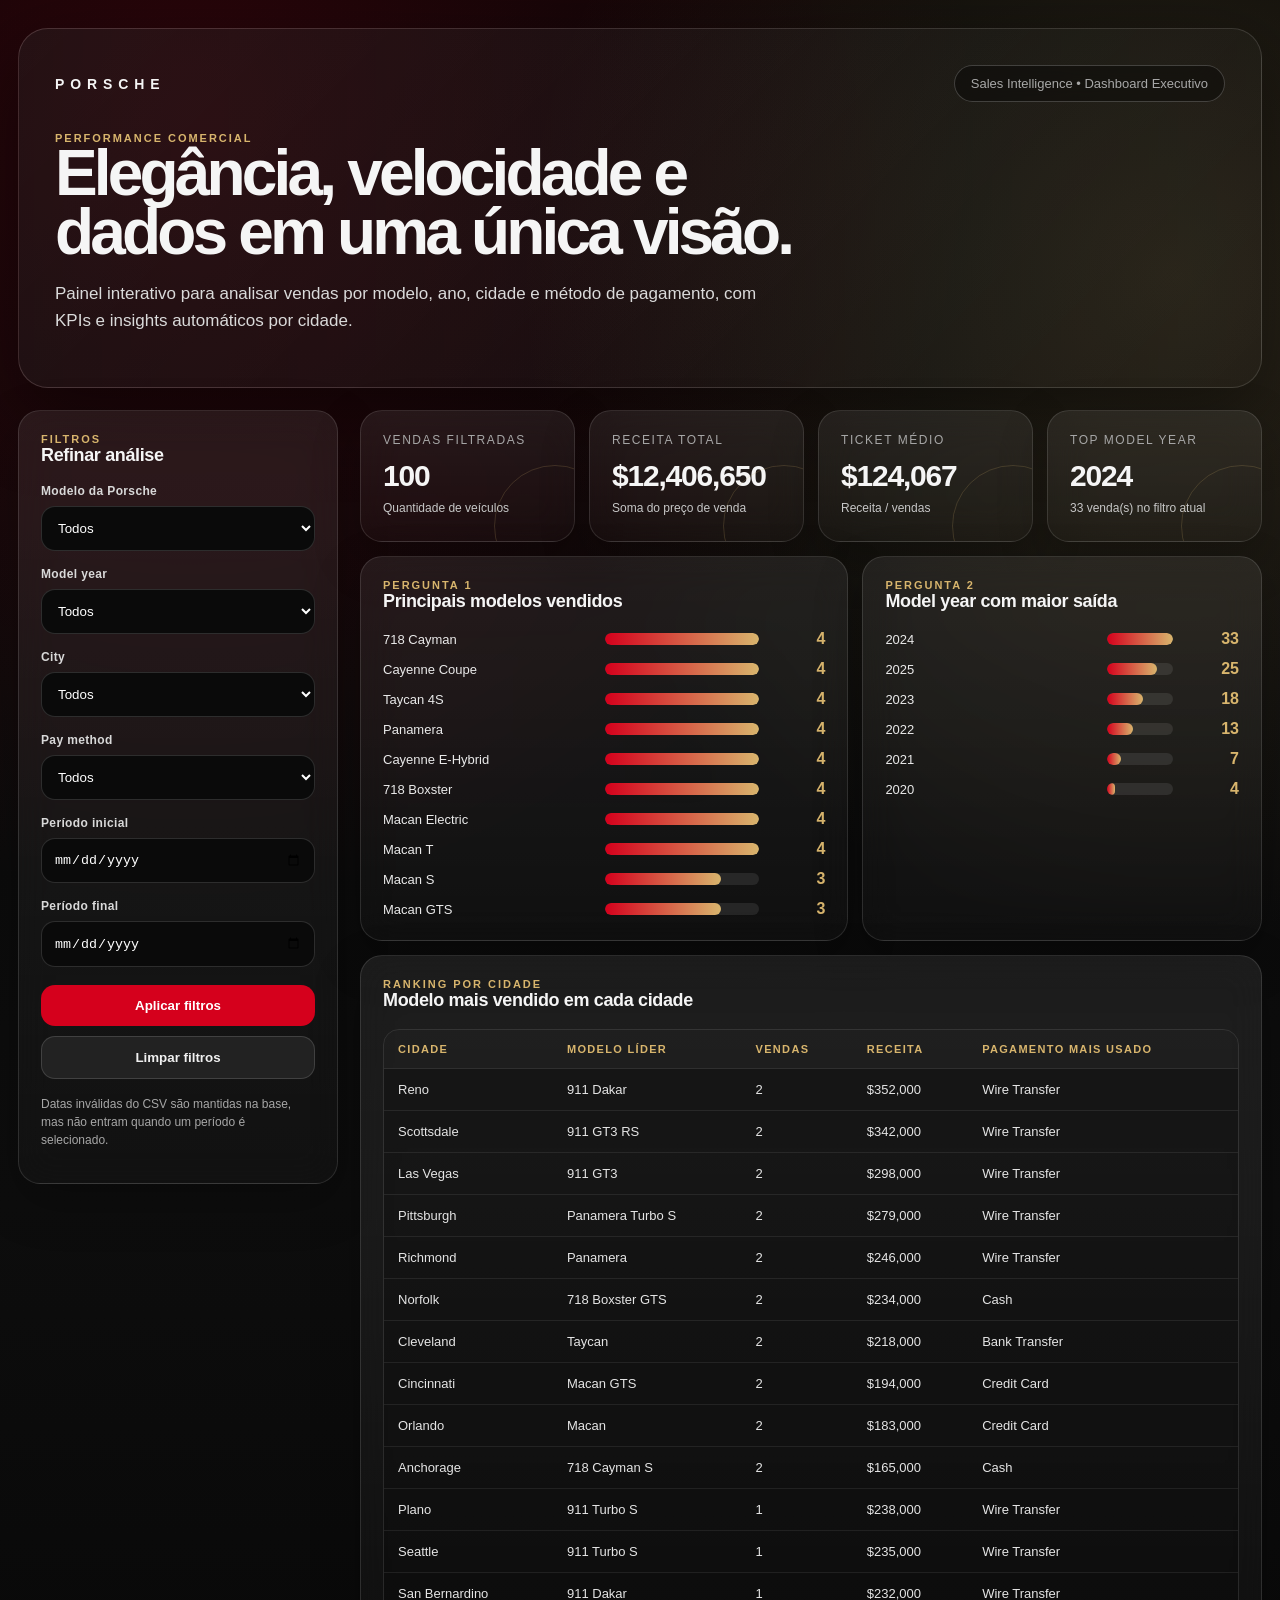
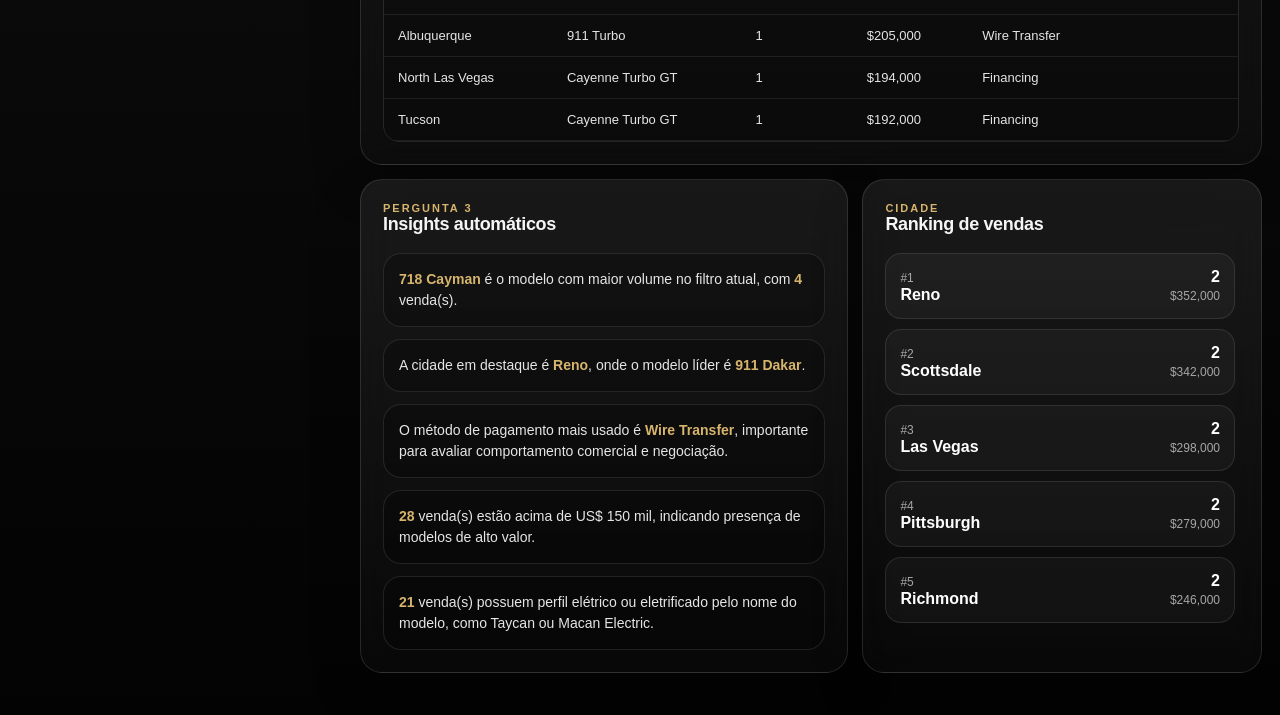
<file: index.html>
<!DOCTYPE html>
<html lang="pt-BR">
<head>
  <meta charset="UTF-8" />
  <meta name="viewport" content="width=device-width, initial-scale=1.0" />
  <title>Porsche Sales Intelligence Dashboard</title>
  <style>
    :root {
      --bg: #050505;
      --panel: #111111;
      --panel-2: #181818;
      --line: rgba(255,255,255,.12);
      --text: #f5f5f5;
      --muted: #a7a7a7;
      --gold: #d8b56d;
      --red: #d5001c;
      --white: #ffffff;
      --shadow: 0 26px 80px rgba(0,0,0,.45);
      --radius: 22px;
    }

    * { box-sizing: border-box; }

    body {
      margin: 0;
      font-family: Arial, Helvetica, sans-serif;
      background:
        radial-gradient(circle at 15% 5%, rgba(213,0,28,.18), transparent 32%),
        radial-gradient(circle at 92% 12%, rgba(216,181,109,.16), transparent 28%),
        linear-gradient(180deg, #060606 0%, #0d0d0d 52%, #030303 100%);
      color: var(--text);
      min-height: 100vh;
    }

    .page {
      width: min(1480px, calc(100% - 36px));
      margin: 0 auto;
      padding: 28px 0 42px;
    }

    header {
      border: 1px solid var(--line);
      background: linear-gradient(135deg, rgba(255,255,255,.08), rgba(255,255,255,.02));
      border-radius: 30px;
      box-shadow: var(--shadow);
      overflow: hidden;
      position: relative;
    }

    header::before {
      content: "";
      position: absolute;
      inset: 0;
      background:
        linear-gradient(90deg, rgba(0,0,0,.68), rgba(0,0,0,.18)),
        url('https://images.unsplash.com/photo-1614162692292-7ac56d7f7f1e?auto=format&fit=crop&w=1800&q=80');
      background-size: cover;
      background-position: center;
      opacity: .42;
      z-index: 0;
    }

    .hero {
      position: relative;
      z-index: 1;
      padding: 36px;
      min-height: 260px;
      display: flex;
      flex-direction: column;
      justify-content: space-between;
      gap: 30px;
    }

    .nav {
      display: flex;
      justify-content: space-between;
      align-items: center;
      gap: 20px;
    }

    .brand {
      letter-spacing: .42em;
      font-size: 14px;
      font-weight: 800;
      text-transform: uppercase;
    }

    .pill {
      border: 1px solid rgba(255,255,255,.2);
      border-radius: 999px;
      padding: 10px 16px;
      background: rgba(0,0,0,.36);
      color: var(--muted);
      font-size: 13px;
      backdrop-filter: blur(12px);
    }

    h1 {
      margin: 0;
      max-width: 790px;
      font-size: clamp(34px, 5vw, 72px);
      line-height: .92;
      letter-spacing: -0.06em;
      font-weight: 800;
    }

    .hero-subtitle {
      max-width: 720px;
      color: #dadada;
      font-size: 17px;
      line-height: 1.6;
      margin-top: 18px;
    }

    .grid {
      display: grid;
      grid-template-columns: 320px 1fr;
      gap: 22px;
      margin-top: 22px;
    }

    aside, .card {
      border: 1px solid var(--line);
      background: linear-gradient(180deg, rgba(255,255,255,.075), rgba(255,255,255,.025));
      border-radius: var(--radius);
      box-shadow: 0 18px 50px rgba(0,0,0,.24);
      backdrop-filter: blur(18px);
    }

    aside {
      padding: 22px;
      height: fit-content;
      position: sticky;
      top: 18px;
    }

    .aside-title, .section-title {
      display: flex;
      justify-content: space-between;
      align-items: center;
      gap: 12px;
      margin-bottom: 18px;
    }

    .eyebrow {
      color: var(--gold);
      text-transform: uppercase;
      letter-spacing: .18em;
      font-size: 11px;
      font-weight: 800;
    }

    h2, h3 { margin: 0; }

    h2 {
      font-size: 18px;
      letter-spacing: -0.02em;
    }

    label {
      display: block;
      color: #d9d9d9;
      font-size: 12px;
      margin: 16px 0 8px;
      font-weight: 700;
      letter-spacing: .03em;
    }

    select, input {
      width: 100%;
      border: 1px solid rgba(255,255,255,.14);
      background: #0a0a0a;
      color: var(--white);
      border-radius: 14px;
      padding: 13px 12px;
      outline: none;
      transition: .2s ease;
    }

    select:focus, input:focus {
      border-color: var(--gold);
      box-shadow: 0 0 0 4px rgba(216,181,109,.12);
    }

    .filter-actions {
      display: grid;
      grid-template-columns: 1fr;
      gap: 10px;
      margin-top: 18px;
    }

    button {
      border: 0;
      border-radius: 14px;
      padding: 13px 14px;
      color: var(--white);
      font-weight: 800;
      cursor: pointer;
      background: var(--red);
      transition: transform .18s ease, filter .18s ease;
    }

    button:hover { transform: translateY(-1px); filter: brightness(1.08); }
    .ghost { background: #222; color: #f0f0f0; border: 1px solid rgba(255,255,255,.14); }

    main { min-width: 0; }

    .kpi-grid {
      display: grid;
      grid-template-columns: repeat(4, minmax(0, 1fr));
      gap: 14px;
    }

    .kpi {
      padding: 20px;
      min-height: 132px;
      position: relative;
      overflow: hidden;
    }

    .kpi::after {
      content: "";
      position: absolute;
      width: 120px;
      height: 120px;
      border: 1px solid rgba(216,181,109,.18);
      border-radius: 50%;
      right: -42px;
      bottom: -46px;
    }

    .kpi-label { color: var(--muted); font-size: 12px; text-transform: uppercase; letter-spacing: .13em; }
    .kpi-value { font-size: 30px; font-weight: 900; margin-top: 12px; letter-spacing: -0.04em; }
    .kpi-note { color: #c7c7c7; font-size: 12px; margin-top: 8px; }

    .content-grid {
      display: grid;
      grid-template-columns: 1.1fr .9fr;
      gap: 14px;
      margin-top: 14px;
    }

    .card { padding: 22px; min-width: 0; }
    .wide { grid-column: 1 / -1; }

    .bars { display: grid; gap: 12px; margin-top: 18px; }
    .bar-row { display: grid; grid-template-columns: minmax(120px, 210px) 1fr 54px; gap: 12px; align-items: center; }
    .bar-label { color: #eaeaea; font-size: 13px; white-space: nowrap; overflow: hidden; text-overflow: ellipsis; }
    .bar-track { height: 12px; background: rgba(255,255,255,.09); border-radius: 999px; overflow: hidden; }
    .bar-fill { height: 100%; width: 0%; background: linear-gradient(90deg, var(--red), var(--gold)); border-radius: inherit; transition: width .45s ease; }
    .bar-value { color: var(--gold); font-weight: 800; text-align: right; }

    .table-wrap { overflow: auto; margin-top: 14px; border-radius: 16px; border: 1px solid rgba(255,255,255,.1); }
    table { width: 100%; border-collapse: collapse; min-width: 650px; background: rgba(0,0,0,.22); }
    th, td { padding: 13px 14px; text-align: left; border-bottom: 1px solid rgba(255,255,255,.08); font-size: 13px; }
    th { color: var(--gold); font-size: 11px; letter-spacing: .12em; text-transform: uppercase; background: rgba(255,255,255,.04); }
    td { color: #e5e5e5; }

    .insights { display: grid; gap: 12px; margin-top: 16px; }
    .insight {
      border: 1px solid rgba(255,255,255,.1);
      background: rgba(0,0,0,.24);
      border-radius: 18px;
      padding: 15px;
      line-height: 1.5;
      color: #e6e6e6;
      font-size: 14px;
    }
    .insight strong { color: var(--gold); }

    .city-list {
      display: grid;
      gap: 10px;
      margin-top: 16px;
      max-height: 380px;
      overflow: auto;
      padding-right: 4px;
    }
    .city-item {
      display: flex;
      justify-content: space-between;
      gap: 14px;
      border: 1px solid rgba(255,255,255,.1);
      background: rgba(255,255,255,.035);
      border-radius: 16px;
      padding: 14px;
    }
    .city-item span { color: var(--muted); font-size: 12px; }
    .city-item b { color: #fff; }

    .footer-note {
      color: var(--muted);
      font-size: 12px;
      margin-top: 16px;
      line-height: 1.5;
    }

    @media (max-width: 1100px) {
      .grid { grid-template-columns: 1fr; }
      aside { position: static; }
      .kpi-grid, .content-grid { grid-template-columns: 1fr 1fr; }
      .wide { grid-column: auto; }
    }

    @media (max-width: 720px) {
      .page { width: min(100% - 22px, 1480px); padding-top: 12px; }
      .hero { padding: 24px; }
      .nav { align-items: flex-start; flex-direction: column; }
      .kpi-grid, .content-grid { grid-template-columns: 1fr; }
      .bar-row { grid-template-columns: 1fr; gap: 7px; }
      .bar-value { text-align: left; }
    }
  </style>
</head>
<body>
  <div class="page">
    <header>
      <div class="hero">
        <div class="nav">
          <div class="brand">PORSCHE</div>
          <div class="pill">Sales Intelligence • Dashboard Executivo</div>
        </div>
        <div>
          <div class="eyebrow">Performance comercial</div>
          <h1>Elegância, velocidade e dados em uma única visão.</h1>
          <p class="hero-subtitle">Painel interativo para analisar vendas por modelo, ano, cidade e método de pagamento, com KPIs e insights automáticos por cidade.</p>
        </div>
      </div>
    </header>

    <section class="grid">
      <aside>
        <div class="aside-title">
          <div>
            <div class="eyebrow">Filtros</div>
            <h2>Refinar análise</h2>
          </div>
        </div>

        <label for="modelFilter">Modelo da Porsche</label>
        <select id="modelFilter"></select>

        <label for="yearFilter">Model year</label>
        <select id="yearFilter"></select>

        <label for="cityFilter">City</label>
        <select id="cityFilter"></select>

        <label for="payFilter">Pay method</label>
        <select id="payFilter"></select>

        <label for="dateStart">Período inicial</label>
        <input type="date" id="dateStart" />

        <label for="dateEnd">Período final</label>
        <input type="date" id="dateEnd" />

        <div class="filter-actions">
          <button id="applyBtn">Aplicar filtros</button>
          <button class="ghost" id="resetBtn">Limpar filtros</button>
        </div>

        <p class="footer-note">Datas inválidas do CSV são mantidas na base, mas não entram quando um período é selecionado.</p>
      </aside>

      <main>
        <section class="kpi-grid">
          <article class="card kpi">
            <div class="kpi-label">Vendas filtradas</div>
            <div class="kpi-value" id="kpiSales">0</div>
            <div class="kpi-note">Quantidade de veículos</div>
          </article>
          <article class="card kpi">
            <div class="kpi-label">Receita total</div>
            <div class="kpi-value" id="kpiRevenue">$0</div>
            <div class="kpi-note">Soma do preço de venda</div>
          </article>
          <article class="card kpi">
            <div class="kpi-label">Ticket médio</div>
            <div class="kpi-value" id="kpiAvg">$0</div>
            <div class="kpi-note">Receita / vendas</div>
          </article>
          <article class="card kpi">
            <div class="kpi-label">Top model year</div>
            <div class="kpi-value" id="kpiYear">-</div>
            <div class="kpi-note" id="kpiYearNote">Ano mais vendido no período</div>
          </article>
        </section>

        <section class="content-grid">
          <article class="card">
            <div class="section-title">
              <div>
                <div class="eyebrow">Pergunta 1</div>
                <h2>Principais modelos vendidos</h2>
              </div>
            </div>
            <div class="bars" id="modelBars"></div>
          </article>

          <article class="card">
            <div class="section-title">
              <div>
                <div class="eyebrow">Pergunta 2</div>
                <h2>Model year com maior saída</h2>
              </div>
            </div>
            <div class="bars" id="yearBars"></div>
          </article>

          <article class="card wide">
            <div class="section-title">
              <div>
                <div class="eyebrow">Ranking por cidade</div>
                <h2>Modelo mais vendido em cada cidade</h2>
              </div>
            </div>
            <div class="table-wrap">
              <table>
                <thead>
                  <tr>
                    <th>Cidade</th>
                    <th>Modelo líder</th>
                    <th>Vendas</th>
                    <th>Receita</th>
                    <th>Pagamento mais usado</th>
                  </tr>
                </thead>
                <tbody id="cityTable"></tbody>
              </table>
            </div>
          </article>

          <article class="card">
            <div class="section-title">
              <div>
                <div class="eyebrow">Pergunta 3</div>
                <h2>Insights automáticos</h2>
              </div>
            </div>
            <div class="insights" id="insights"></div>
          </article>

          <article class="card">
            <div class="section-title">
              <div>
                <div class="eyebrow">Cidade</div>
                <h2>Ranking de vendas</h2>
              </div>
            </div>
            <div class="city-list" id="cityList"></div>
          </article>
        </section>
      </main>
    </section>
  </div>

  <script>
    const rawData = [{"sale_id": 6, "SaleDateSanitized": "INVALID", "customer_name": "Michael Adams", "PorscheModelSanitized": "718 Cayman", "ModelYearSanitized": 2022, "SalesPriceSanitized": 79500.0, "VehicleMileageSanitized": 15000, "PayMethodSanitized": "Financing", "CitySanitized": "Boston", "StateSanitized": "MA", "salesperson": "Bob Martin", "DeliveryStatusSanitized": "Criando uma Dashboard da Porsche com Agentes de IA.xlsx"}, {"sale_id": 7, "SaleDateSanitized": "2024-03-14", "customer_name": "SOPHIA Miller", "PorscheModelSanitized": "911 Turbo S", "ModelYearSanitized": 2024, "SalesPriceSanitized": 235000.0, "VehicleMileageSanitized": 500, "PayMethodSanitized": "Wire Transfer", "CitySanitized": "Seattle", "StateSanitized": "WA", "salesperson": "Carol Lee", "DeliveryStatusSanitized": "Delivered"}, {"sale_id": 8, "SaleDateSanitized": "2024-04-18", "customer_name": "Daniel-Jones", "PorscheModelSanitized": "Cayenne Coupe", "ModelYearSanitized": 2023, "SalesPriceSanitized": 112750.0, "VehicleMileageSanitized": 8000, "PayMethodSanitized": "Bank Transfer", "CitySanitized": "Austin", "StateSanitized": "TX", "salesperson": "David Kim", "DeliveryStatusSanitized": "In Transit"}, {"sale_id": 9, "SaleDateSanitized": "INVALID", "customer_name": "Olivia Brown", "PorscheModelSanitized": "Macan S", "ModelYearSanitized": 2021, "SalesPriceSanitized": 68900.0, "VehicleMileageSanitized": 22000, "PayMethodSanitized": "Lease", "CitySanitized": "Denver", "StateSanitized": "CO", "salesperson": "Eva Green", "DeliveryStatusSanitized": "Pending"}, {"sale_id": 10, "SaleDateSanitized": "2024-05-22", "customer_name": "Ethan Wilson", "PorscheModelSanitized": "Taycan 4S", "ModelYearSanitized": 2024, "SalesPriceSanitized": 121000.0, "VehicleMileageSanitized": 3000, "PayMethodSanitized": "Credit Card", "CitySanitized": "Los Angeles", "StateSanitized": "CA", "salesperson": "Frank Moore", "DeliveryStatusSanitized": "Delivered"}, {"sale_id": 11, "SaleDateSanitized": "2024-06-11", "customer_name": "Emily Davis", "PorscheModelSanitized": "Panamera", "ModelYearSanitized": 2022, "SalesPriceSanitized": 95000.0, "VehicleMileageSanitized": 12000, "PayMethodSanitized": "Cash", "CitySanitized": "Chicago", "StateSanitized": "IL", "salesperson": "Grace Park", "DeliveryStatusSanitized": "Delivered"}, {"sale_id": 12, "SaleDateSanitized": "2024-07-09", "customer_name": "Liam Martinez", "PorscheModelSanitized": "Cayenne E-Hybrid", "ModelYearSanitized": 2023, "SalesPriceSanitized": 105500.0, "VehicleMileageSanitized": 7000, "PayMethodSanitized": "Financing", "CitySanitized": "Miami", "StateSanitized": "FL", "salesperson": "Henry Clark", "DeliveryStatusSanitized": "In Transit"}, {"sale_id": 13, "SaleDateSanitized": "2024-08-01", "customer_name": "Ava Thomas", "PorscheModelSanitized": "911 Carrera S", "ModelYearSanitized": 2024, "SalesPriceSanitized": 138000.0, "VehicleMileageSanitized": 1000, "PayMethodSanitized": "Wire Transfer", "CitySanitized": "New York", "StateSanitized": "NY", "salesperson": "Ivy Chen", "DeliveryStatusSanitized": "Delivered"}, {"sale_id": 14, "SaleDateSanitized": "INVALID", "customer_name": "Noah Garcia", "PorscheModelSanitized": "Macan GTS", "ModelYearSanitized": 2022, "SalesPriceSanitized": 82500.0, "VehicleMileageSanitized": 16000, "PayMethodSanitized": "Credit Card", "CitySanitized": "San Diego", "StateSanitized": "CA", "salesperson": "Jack White", "DeliveryStatusSanitized": "Pending"}, {"sale_id": 15, "SaleDateSanitized": "2024-09-19", "customer_name": "Mia Robinson", "PorscheModelSanitized": "Taycan Turbo", "ModelYearSanitized": 2025, "SalesPriceSanitized": 165000.0, "VehicleMileageSanitized": 200, "PayMethodSanitized": "Bank Transfer", "CitySanitized": "Dallas", "StateSanitized": "TX", "salesperson": "Karen Black", "DeliveryStatusSanitized": "Delivered"}, {"sale_id": 16, "SaleDateSanitized": "2024-10-05", "customer_name": "Lucas Clark", "PorscheModelSanitized": "718 Boxster", "ModelYearSanitized": 2021, "SalesPriceSanitized": 74500.0, "VehicleMileageSanitized": 18000, "PayMethodSanitized": "Lease", "CitySanitized": "Portland", "StateSanitized": "OR", "salesperson": "Leo King", "DeliveryStatusSanitized": "Delivered"}, {"sale_id": 17, "SaleDateSanitized": "2024-11-13", "customer_name": "Isabella Lewis", "PorscheModelSanitized": "911 GT3", "ModelYearSanitized": 2023, "SalesPriceSanitized": 180000.0, "VehicleMileageSanitized": 4000, "PayMethodSanitized": "Wire Transfer", "CitySanitized": "Las Vegas", "StateSanitized": "NV", "salesperson": "Mona Scott", "DeliveryStatusSanitized": "In Transit"}, {"sale_id": 18, "SaleDateSanitized": "2024-12-21", "customer_name": "Mason Walker", "PorscheModelSanitized": "Cayenne Turbo GT", "ModelYearSanitized": 2024, "SalesPriceSanitized": 188000.0, "VehicleMileageSanitized": 1200, "PayMethodSanitized": "Financing", "CitySanitized": "Phoenix", "StateSanitized": "AZ", "salesperson": "Nina Hall", "DeliveryStatusSanitized": "Delivered"}, {"sale_id": 19, "SaleDateSanitized": "INVALID", "customer_name": "Charlotte Young", "PorscheModelSanitized": "Panamera 4S", "ModelYearSanitized": 2020, "SalesPriceSanitized": 88000.0, "VehicleMileageSanitized": 30000, "PayMethodSanitized": "Cash", "CitySanitized": "Atlanta", "StateSanitized": "GA", "salesperson": "Oscar Hill", "DeliveryStatusSanitized": "Pending"}, {"sale_id": 20, "SaleDateSanitized": "2025-01-08", "customer_name": "Benjamin Allen", "PorscheModelSanitized": "Macan", "ModelYearSanitized": 2022, "SalesPriceSanitized": 62000.0, "VehicleMileageSanitized": 14000, "PayMethodSanitized": "Credit Card", "CitySanitized": "Orlando", "StateSanitized": "FL", "salesperson": "Paula Adams", "DeliveryStatusSanitized": "Delivered"}, {"sale_id": 21, "SaleDateSanitized": "2025-02-14", "customer_name": "Amelia King", "PorscheModelSanitized": "Taycan Cross Turismo", "ModelYearSanitized": 2024, "SalesPriceSanitized": 132000.0, "VehicleMileageSanitized": 2500, "PayMethodSanitized": "Bank Transfer", "CitySanitized": "San Jose", "StateSanitized": "CA", "salesperson": "Quinn Baker", "DeliveryStatusSanitized": "Delivered"}, {"sale_id": 22, "SaleDateSanitized": "2025-03-03", "customer_name": "James Wright", "PorscheModelSanitized": "911 Targa 4S", "ModelYearSanitized": 2023, "SalesPriceSanitized": 142000.0, "VehicleMileageSanitized": 6000, "PayMethodSanitized": "Lease", "CitySanitized": "Minneapolis", "StateSanitized": "MN", "salesperson": "Rose Turner", "DeliveryStatusSanitized": "In Transit"}, {"sale_id": 23, "SaleDateSanitized": "2025-04-10", "customer_name": "Harper Scott", "PorscheModelSanitized": "718 Cayman GT4 RS", "ModelYearSanitized": 2025, "SalesPriceSanitized": 160000.0, "VehicleMileageSanitized": 300, "PayMethodSanitized": "Wire Transfer", "CitySanitized": "Charlotte", "StateSanitized": "NC", "salesperson": "Sam Wilson", "DeliveryStatusSanitized": "Delivered"}, {"sale_id": 24, "SaleDateSanitized": "INVALID", "customer_name": "Elijah Torres", "PorscheModelSanitized": "Cayenne S", "ModelYearSanitized": 2021, "SalesPriceSanitized": 83000.0, "VehicleMileageSanitized": 25000, "PayMethodSanitized": "Financing", "CitySanitized": "Nashville", "StateSanitized": "TN", "salesperson": "Tina Evans", "DeliveryStatusSanitized": "Pending"}, {"sale_id": 25, "SaleDateSanitized": "2025-05-17", "customer_name": "Evelyn Nguyen", "PorscheModelSanitized": "Panamera Turbo", "ModelYearSanitized": 2024, "SalesPriceSanitized": 156000.0, "VehicleMileageSanitized": 1800, "PayMethodSanitized": "Credit Card", "CitySanitized": "Houston", "StateSanitized": "TX", "salesperson": "Uma Carter", "DeliveryStatusSanitized": "Delivered"}, {"sale_id": 26, "SaleDateSanitized": "2025-06-02", "customer_name": "Alexander Hill", "PorscheModelSanitized": "Macan Electric", "ModelYearSanitized": 2025, "SalesPriceSanitized": 92000.0, "VehicleMileageSanitized": 100, "PayMethodSanitized": "Bank Transfer", "CitySanitized": "Philadelphia", "StateSanitized": "PA", "salesperson": "Vince Lewis", "DeliveryStatusSanitized": "Delivered"}, {"sale_id": 27, "SaleDateSanitized": "2025-06-25", "customer_name": "Abigail Flores", "PorscheModelSanitized": "Taycan GTS", "ModelYearSanitized": 2024, "SalesPriceSanitized": 144000.0, "VehicleMileageSanitized": 2200, "PayMethodSanitized": "Cash", "CitySanitized": "Salt Lake City", "StateSanitized": "UT", "salesperson": "Wendy Brooks", "DeliveryStatusSanitized": "In Transit"}, {"sale_id": 28, "SaleDateSanitized": "INVALID", "customer_name": "Logan Green", "PorscheModelSanitized": "911 Carrera GTS", "ModelYearSanitized": 2022, "SalesPriceSanitized": 128000.0, "VehicleMileageSanitized": 9000, "PayMethodSanitized": "Lease", "CitySanitized": "Columbus", "StateSanitized": "OH", "salesperson": "Xavier Reed", "DeliveryStatusSanitized": "Pending"}, {"sale_id": 29, "SaleDateSanitized": "2025-07-11", "customer_name": "Sofia Adams", "PorscheModelSanitized": "Cayenne", "ModelYearSanitized": 2023, "SalesPriceSanitized": 78500.0, "VehicleMileageSanitized": 11000, "PayMethodSanitized": "Financing", "CitySanitized": "Indianapolis", "StateSanitized": "IN", "salesperson": "Yara Rivera", "DeliveryStatusSanitized": "Delivered"}, {"sale_id": 30, "SaleDateSanitized": "2025-08-06", "customer_name": "Henry Baker", "PorscheModelSanitized": "Panamera 4 E-Hybrid", "ModelYearSanitized": 2025, "SalesPriceSanitized": 123000.0, "VehicleMileageSanitized": 700, "PayMethodSanitized": "Wire Transfer", "CitySanitized": "Raleigh", "StateSanitized": "NC", "salesperson": "Zane Cooper", "DeliveryStatusSanitized": "Delivered"}, {"sale_id": 31, "SaleDateSanitized": "2025-09-09", "customer_name": "Victoria Rivera", "PorscheModelSanitized": "Macan T", "ModelYearSanitized": 2024, "SalesPriceSanitized": 71000.0, "VehicleMileageSanitized": 3500, "PayMethodSanitized": "Credit Card", "CitySanitized": "San Antonio", "StateSanitized": "TX", "salesperson": "Amy Rogers", "DeliveryStatusSanitized": "Delivered"}, {"sale_id": 32, "SaleDateSanitized": "INVALID", "customer_name": "Sebastian Campbell", "PorscheModelSanitized": "Taycan Turbo S", "ModelYearSanitized": 2023, "SalesPriceSanitized": 175000.0, "VehicleMileageSanitized": 5000, "PayMethodSanitized": "Bank Transfer", "CitySanitized": "Detroit", "StateSanitized": "MI", "salesperson": "Brian Cook", "DeliveryStatusSanitized": "Pending"}, {"sale_id": 33, "SaleDateSanitized": "2025-10-15", "customer_name": "Grace Mitchell", "PorscheModelSanitized": "911 Turbo", "ModelYearSanitized": 2024, "SalesPriceSanitized": 205000.0, "VehicleMileageSanitized": 1200, "PayMethodSanitized": "Wire Transfer", "CitySanitized": "Albuquerque", "StateSanitized": "NM", "salesperson": "Cathy Morgan", "DeliveryStatusSanitized": "Delivered"}, {"sale_id": 34, "SaleDateSanitized": "2025-11-20", "customer_name": "Jackson Perez", "PorscheModelSanitized": "718 Spyder RS", "ModelYearSanitized": 2025, "SalesPriceSanitized": 170000.0, "VehicleMileageSanitized": 400, "PayMethodSanitized": "Cash", "CitySanitized": "Kansas City", "StateSanitized": "MO", "salesperson": "Derek Bell", "DeliveryStatusSanitized": "In Transit"}, {"sale_id": 35, "SaleDateSanitized": "2025-12-01", "customer_name": "Chloe Roberts", "PorscheModelSanitized": "Cayenne Turbo", "ModelYearSanitized": 2022, "SalesPriceSanitized": 99000.0, "VehicleMileageSanitized": 17000, "PayMethodSanitized": "Financing", "CitySanitized": "Omaha", "StateSanitized": "NE", "salesperson": "Ella Ward", "DeliveryStatusSanitized": "Delivered"}, {"sale_id": 36, "SaleDateSanitized": "INVALID", "customer_name": "Aiden Turner", "PorscheModelSanitized": "Panamera 4", "ModelYearSanitized": 2021, "SalesPriceSanitized": 76000.0, "VehicleMileageSanitized": 28000, "PayMethodSanitized": "Lease", "CitySanitized": "Milwaukee", "StateSanitized": "WI", "salesperson": "Felix Gray", "DeliveryStatusSanitized": "Pending"}, {"sale_id": 37, "SaleDateSanitized": "2026-01-12", "customer_name": "Lily Phillips", "PorscheModelSanitized": "Macan S", "ModelYearSanitized": 2024, "SalesPriceSanitized": 85000.0, "VehicleMileageSanitized": 1600, "PayMethodSanitized": "Credit Card", "CitySanitized": "Tampa", "StateSanitized": "FL", "salesperson": "Gina Price", "DeliveryStatusSanitized": "Delivered"}, {"sale_id": 38, "SaleDateSanitized": "2026-02-18", "customer_name": "Matthew Reed", "PorscheModelSanitized": "Taycan", "ModelYearSanitized": 2023, "SalesPriceSanitized": 98000.0, "VehicleMileageSanitized": 9000, "PayMethodSanitized": "Bank Transfer", "CitySanitized": "Cleveland", "StateSanitized": "OH", "salesperson": "Hank Ross", "DeliveryStatusSanitized": "Delivered"}, {"sale_id": 39, "SaleDateSanitized": "2026-03-09", "customer_name": "Zoey Cox", "PorscheModelSanitized": "911 GT3 RS", "ModelYearSanitized": 2025, "SalesPriceSanitized": 245000.0, "VehicleMileageSanitized": 150, "PayMethodSanitized": "Wire Transfer", "CitySanitized": "Scottsdale", "StateSanitized": "AZ", "salesperson": "Iris Foster", "DeliveryStatusSanitized": "Delivered"}, {"sale_id": 40, "SaleDateSanitized": "INVALID", "customer_name": "David Howard", "PorscheModelSanitized": "718 Boxster GTS", "ModelYearSanitized": 2022, "SalesPriceSanitized": 88000.0, "VehicleMileageSanitized": 13000, "PayMethodSanitized": "Cash", "CitySanitized": "Norfolk", "StateSanitized": "VA", "salesperson": "Jake Powell", "DeliveryStatusSanitized": "Pending"}, {"sale_id": 41, "SaleDateSanitized": "2026-04-22", "customer_name": "Nora Ward", "PorscheModelSanitized": "Cayenne Coupe", "ModelYearSanitized": 2024, "SalesPriceSanitized": 119000.0, "VehicleMileageSanitized": 2500, "PayMethodSanitized": "Financing", "CitySanitized": "Sacramento", "StateSanitized": "CA", "salesperson": "Kim Collins", "DeliveryStatusSanitized": "In Transit"}, {"sale_id": 42, "SaleDateSanitized": "2026-05-05", "customer_name": "Joseph Brooks", "PorscheModelSanitized": "Panamera Turbo S", "ModelYearSanitized": 2025, "SalesPriceSanitized": 190000.0, "VehicleMileageSanitized": 600, "PayMethodSanitized": "Wire Transfer", "CitySanitized": "Pittsburgh", "StateSanitized": "PA", "salesperson": "Liam Perry", "DeliveryStatusSanitized": "Delivered"}, {"sale_id": 43, "SaleDateSanitized": "2026-06-14", "customer_name": "Hannah Murphy", "PorscheModelSanitized": "Macan GTS", "ModelYearSanitized": 2023, "SalesPriceSanitized": 79000.0, "VehicleMileageSanitized": 7500, "PayMethodSanitized": "Credit Card", "CitySanitized": "Cincinnati", "StateSanitized": "OH", "salesperson": "Maya Bailey", "DeliveryStatusSanitized": "Delivered"}, {"sale_id": 44, "SaleDateSanitized": "INVALID", "customer_name": "Samuel Rogers", "PorscheModelSanitized": "Taycan 4S", "ModelYearSanitized": 2024, "SalesPriceSanitized": 118000.0, "VehicleMileageSanitized": 4200, "PayMethodSanitized": "Bank Transfer", "CitySanitized": "Las Vegas", "StateSanitized": "NV", "salesperson": "Noel Sanders", "DeliveryStatusSanitized": "Pending"}, {"sale_id": 45, "SaleDateSanitized": "2026-07-19", "customer_name": "Avery Peterson", "PorscheModelSanitized": "911 Carrera", "ModelYearSanitized": 2022, "SalesPriceSanitized": 106000.0, "VehicleMileageSanitized": 11000, "PayMethodSanitized": "Lease", "CitySanitized": "Boise", "StateSanitized": "ID", "salesperson": "Owen Hughes", "DeliveryStatusSanitized": "Delivered"}, {"sale_id": 46, "SaleDateSanitized": "2026-08-03", "customer_name": "John Doe", "PorscheModelSanitized": "718 Cayman S", "ModelYearSanitized": 2020, "SalesPriceSanitized": 69000.0, "VehicleMileageSanitized": 35000, "PayMethodSanitized": "Cash", "CitySanitized": "Anchorage", "StateSanitized": "AK", "salesperson": "Paul Kelly", "DeliveryStatusSanitized": "Delivered"}, {"sale_id": 47, "SaleDateSanitized": "2026-08-21", "customer_name": "Jane Smith", "PorscheModelSanitized": "Cayenne S", "ModelYearSanitized": 2023, "SalesPriceSanitized": 91000.0, "VehicleMileageSanitized": 8500, "PayMethodSanitized": "Financing", "CitySanitized": "Fresno", "StateSanitized": "CA", "salesperson": "Quincy Bryant", "DeliveryStatusSanitized": "In Transit"}, {"sale_id": 48, "SaleDateSanitized": "INVALID", "customer_name": "Chris Johnson", "PorscheModelSanitized": "Panamera", "ModelYearSanitized": 2024, "SalesPriceSanitized": 112000.0, "VehicleMileageSanitized": 3200, "PayMethodSanitized": "Wire Transfer", "CitySanitized": "Richmond", "StateSanitized": "VA", "salesperson": "Rita Hayes", "DeliveryStatusSanitized": "Pending"}, {"sale_id": 49, "SaleDateSanitized": "2026-09-10", "customer_name": "Patricia Lee", "PorscheModelSanitized": "Macan Electric", "ModelYearSanitized": 2025, "SalesPriceSanitized": 94000.0, "VehicleMileageSanitized": 500, "PayMethodSanitized": "Credit Card", "CitySanitized": "Birmingham", "StateSanitized": "AL", "salesperson": "Steve Jenkins", "DeliveryStatusSanitized": "Delivered"}, {"sale_id": 50, "SaleDateSanitized": "2026-10-02", "customer_name": "Robert Martin", "PorscheModelSanitized": "Taycan GTS", "ModelYearSanitized": 2024, "SalesPriceSanitized": 146000.0, "VehicleMileageSanitized": 1700, "PayMethodSanitized": "Bank Transfer", "CitySanitized": "Louisville", "StateSanitized": "KY", "salesperson": "Tracy Russell", "DeliveryStatusSanitized": "Delivered"}, {"sale_id": 51, "SaleDateSanitized": "2026-10-27", "customer_name": "Linda Thompson", "PorscheModelSanitized": "911 Dakar", "ModelYearSanitized": 2025, "SalesPriceSanitized": 230000.0, "VehicleMileageSanitized": 80, "PayMethodSanitized": "Wire Transfer", "CitySanitized": "Reno", "StateSanitized": "NV", "salesperson": "Ursula Griffin", "DeliveryStatusSanitized": "Delivered"}, {"sale_id": 52, "SaleDateSanitized": "INVALID", "customer_name": "Barbara Garcia", "PorscheModelSanitized": "718 Boxster", "ModelYearSanitized": 2021, "SalesPriceSanitized": 72000.0, "VehicleMileageSanitized": 19000, "PayMethodSanitized": "Cash", "CitySanitized": "Spokane", "StateSanitized": "WA", "salesperson": "Victor Diaz", "DeliveryStatusSanitized": "Pending"}, {"sale_id": 53, "SaleDateSanitized": "2026-11-12", "customer_name": "William Martinez", "PorscheModelSanitized": "Cayenne Turbo GT", "ModelYearSanitized": 2024, "SalesPriceSanitized": 192000.0, "VehicleMileageSanitized": 700, "PayMethodSanitized": "Financing", "CitySanitized": "Tucson", "StateSanitized": "AZ", "salesperson": "Willa Ford", "DeliveryStatusSanitized": "In Transit"}, {"sale_id": 54, "SaleDateSanitized": "2026-12-04", "customer_name": "Elizabeth Robinson", "PorscheModelSanitized": "Panamera 4 E-Hybrid", "ModelYearSanitized": 2025, "SalesPriceSanitized": 126000.0, "VehicleMileageSanitized": 400, "PayMethodSanitized": "Wire Transfer", "CitySanitized": "Mesa", "StateSanitized": "AZ", "salesperson": "Xena Long", "DeliveryStatusSanitized": "Delivered"}, {"sale_id": 55, "SaleDateSanitized": "2027-01-15", "customer_name": "James Clark", "PorscheModelSanitized": "Macan T", "ModelYearSanitized": 2023, "SalesPriceSanitized": 67000.0, "VehicleMileageSanitized": 6000, "PayMethodSanitized": "Credit Card", "CitySanitized": "Tulsa", "StateSanitized": "OK", "salesperson": "Yolanda Butler", "DeliveryStatusSanitized": "Delivered"}, {"sale_id": 56, "SaleDateSanitized": "INVALID", "customer_name": "Jennifer Lewis", "PorscheModelSanitized": "Taycan Turbo", "ModelYearSanitized": 2024, "SalesPriceSanitized": 158000.0, "VehicleMileageSanitized": 2500, "PayMethodSanitized": "Bank Transfer", "CitySanitized": "Virginia Beach", "StateSanitized": "VA", "salesperson": "Zack Simmons", "DeliveryStatusSanitized": "Pending"}, {"sale_id": 57, "SaleDateSanitized": "2027-02-09", "customer_name": "Charles Walker", "PorscheModelSanitized": "911 Targa 4", "ModelYearSanitized": 2022, "SalesPriceSanitized": 118000.0, "VehicleMileageSanitized": 10000, "PayMethodSanitized": "Lease", "CitySanitized": "Oakland", "StateSanitized": "CA", "salesperson": "Aaron Flores", "DeliveryStatusSanitized": "Delivered"}, {"sale_id": 58, "SaleDateSanitized": "2027-03-18", "customer_name": "Mary Young", "PorscheModelSanitized": "718 Cayman", "ModelYearSanitized": 2020, "SalesPriceSanitized": 62000.0, "VehicleMileageSanitized": 40000, "PayMethodSanitized": "Cash", "CitySanitized": "Arlington", "StateSanitized": "TX", "salesperson": "Bella Washington", "DeliveryStatusSanitized": "Delivered"}, {"sale_id": 59, "SaleDateSanitized": "2027-04-07", "customer_name": "Thomas Allen", "PorscheModelSanitized": "Cayenne Coupe", "ModelYearSanitized": 2023, "SalesPriceSanitized": 108000.0, "VehicleMileageSanitized": 9000, "PayMethodSanitized": "Financing", "CitySanitized": "New Orleans", "StateSanitized": "LA", "salesperson": "Carl Richardson", "DeliveryStatusSanitized": "In Transit"}, {"sale_id": 60, "SaleDateSanitized": "INVALID", "customer_name": "Susan Wright", "PorscheModelSanitized": "Panamera Turbo S", "ModelYearSanitized": 2024, "SalesPriceSanitized": 184000.0, "VehicleMileageSanitized": 2100, "PayMethodSanitized": "Wire Transfer", "CitySanitized": "Honolulu", "StateSanitized": "HI", "salesperson": "Diana Cox", "DeliveryStatusSanitized": "Pending"}, {"sale_id": 61, "SaleDateSanitized": "2027-05-20", "customer_name": "Christopher Scott", "PorscheModelSanitized": "Macan S", "ModelYearSanitized": 2025, "SalesPriceSanitized": 87000.0, "VehicleMileageSanitized": 300, "PayMethodSanitized": "Credit Card", "CitySanitized": "Wichita", "StateSanitized": "KS", "salesperson": "Ethan Howard", "DeliveryStatusSanitized": "Delivered"}, {"sale_id": 62, "SaleDateSanitized": "2027-06-11", "customer_name": "Karen Torres", "PorscheModelSanitized": "Taycan 4S", "ModelYearSanitized": 2024, "SalesPriceSanitized": 120000.0, "VehicleMileageSanitized": 1500, "PayMethodSanitized": "Bank Transfer", "CitySanitized": "Cleveland", "StateSanitized": "OH", "salesperson": "Fiona Ward", "DeliveryStatusSanitized": "Delivered"}, {"sale_id": 63, "SaleDateSanitized": "2027-07-29", "customer_name": "Daniel Nguyen", "PorscheModelSanitized": "911 Carrera Cabriolet", "ModelYearSanitized": 2023, "SalesPriceSanitized": 134000.0, "VehicleMileageSanitized": 6500, "PayMethodSanitized": "Wire Transfer", "CitySanitized": "Bakersfield", "StateSanitized": "CA", "salesperson": "George Brooks", "DeliveryStatusSanitized": "Delivered"}, {"sale_id": 64, "SaleDateSanitized": "INVALID", "customer_name": "Nancy Hill", "PorscheModelSanitized": "718 Spyder RS", "ModelYearSanitized": 2025, "SalesPriceSanitized": 168000.0, "VehicleMileageSanitized": 250, "PayMethodSanitized": "Cash", "CitySanitized": "Aurora", "StateSanitized": "CO", "salesperson": "Holly Murphy", "DeliveryStatusSanitized": "Pending"}, {"sale_id": 65, "SaleDateSanitized": "2027-08-16", "customer_name": "Paul Flores", "PorscheModelSanitized": "Cayenne E-Hybrid", "ModelYearSanitized": 2024, "SalesPriceSanitized": 116000.0, "VehicleMileageSanitized": 1800, "PayMethodSanitized": "Financing", "CitySanitized": "Anaheim", "StateSanitized": "CA", "salesperson": "Ian Rogers", "DeliveryStatusSanitized": "In Transit"}, {"sale_id": 66, "SaleDateSanitized": "2027-09-05", "customer_name": "Lisa Green", "PorscheModelSanitized": "Panamera 4", "ModelYearSanitized": 2022, "SalesPriceSanitized": 92000.0, "VehicleMileageSanitized": 12000, "PayMethodSanitized": "Wire Transfer", "CitySanitized": "Santa Ana", "StateSanitized": "CA", "salesperson": "Jade Peterson", "DeliveryStatusSanitized": "Delivered"}, {"sale_id": 67, "SaleDateSanitized": "2027-10-22", "customer_name": "Mark Adams", "PorscheModelSanitized": "Macan", "ModelYearSanitized": 2021, "SalesPriceSanitized": 59000.0, "VehicleMileageSanitized": 26000, "PayMethodSanitized": "Credit Card", "CitySanitized": "Riverside", "StateSanitized": "CA", "salesperson": "Kyle Ramirez", "DeliveryStatusSanitized": "Delivered"}, {"sale_id": 68, "SaleDateSanitized": "INVALID", "customer_name": "Betty Baker", "PorscheModelSanitized": "Taycan Turbo S", "ModelYearSanitized": 2025, "SalesPriceSanitized": 178000.0, "VehicleMileageSanitized": 350, "PayMethodSanitized": "Bank Transfer", "CitySanitized": "Lexington", "StateSanitized": "KY", "salesperson": "Lara James", "DeliveryStatusSanitized": "Pending"}, {"sale_id": 69, "SaleDateSanitized": "2027-11-13", "customer_name": "Donald Rivera", "PorscheModelSanitized": "911 Carrera S", "ModelYearSanitized": 2024, "SalesPriceSanitized": 140000.0, "VehicleMileageSanitized": 900, "PayMethodSanitized": "Lease", "CitySanitized": "Stockton", "StateSanitized": "CA", "salesperson": "Milo Watson", "DeliveryStatusSanitized": "Delivered"}, {"sale_id": 70, "SaleDateSanitized": "2027-12-01", "customer_name": "Sandra Campbell", "PorscheModelSanitized": "718 Boxster", "ModelYearSanitized": 2020, "SalesPriceSanitized": 61000.0, "VehicleMileageSanitized": 42000, "PayMethodSanitized": "Cash", "CitySanitized": "St. Louis", "StateSanitized": "MO", "salesperson": "Nadia Kelly", "DeliveryStatusSanitized": "Delivered"}, {"sale_id": 71, "SaleDateSanitized": "2028-01-19", "customer_name": "George Mitchell", "PorscheModelSanitized": "Cayenne S", "ModelYearSanitized": 2023, "SalesPriceSanitized": 89000.0, "VehicleMileageSanitized": 8000, "PayMethodSanitized": "Financing", "CitySanitized": "Pittsburgh", "StateSanitized": "PA", "salesperson": "Oscar Bryant", "DeliveryStatusSanitized": "In Transit"}, {"sale_id": 72, "SaleDateSanitized": "INVALID", "customer_name": "Ashley Perez", "PorscheModelSanitized": "Panamera", "ModelYearSanitized": 2024, "SalesPriceSanitized": 115000.0, "VehicleMileageSanitized": 2300, "PayMethodSanitized": "Wire Transfer", "CitySanitized": "Cincinnati", "StateSanitized": "OH", "salesperson": "Pam Hayes", "DeliveryStatusSanitized": "Pending"}, {"sale_id": 73, "SaleDateSanitized": "2028-02-14", "customer_name": "Kenneth Roberts", "PorscheModelSanitized": "Macan Electric", "ModelYearSanitized": 2025, "SalesPriceSanitized": 96000.0, "VehicleMileageSanitized": 200, "PayMethodSanitized": "Credit Card", "CitySanitized": "Anchorage", "StateSanitized": "AK", "salesperson": "Quentin Jenkins", "DeliveryStatusSanitized": "Delivered"}, {"sale_id": 74, "SaleDateSanitized": "2028-03-07", "customer_name": "Donna Turner", "PorscheModelSanitized": "Taycan GTS", "ModelYearSanitized": 2024, "SalesPriceSanitized": 148000.0, "VehicleMileageSanitized": 1100, "PayMethodSanitized": "Bank Transfer", "CitySanitized": "Henderson", "StateSanitized": "NV", "salesperson": "Rachel Russell", "DeliveryStatusSanitized": "Delivered"}, {"sale_id": 75, "SaleDateSanitized": "2028-04-23", "customer_name": "Edward Phillips", "PorscheModelSanitized": "911 Turbo S", "ModelYearSanitized": 2025, "SalesPriceSanitized": 238000.0, "VehicleMileageSanitized": 90, "PayMethodSanitized": "Wire Transfer", "CitySanitized": "Plano", "StateSanitized": "TX", "salesperson": "Scott Bell", "DeliveryStatusSanitized": "Delivered"}, {"sale_id": 76, "SaleDateSanitized": "INVALID", "customer_name": "Carol Reed", "PorscheModelSanitized": "718 Cayman GT4 RS", "ModelYearSanitized": 2025, "SalesPriceSanitized": 162000.0, "VehicleMileageSanitized": 280, "PayMethodSanitized": "Cash", "CitySanitized": "Lincoln", "StateSanitized": "NE", "salesperson": "Tara Ward", "DeliveryStatusSanitized": "Pending"}, {"sale_id": 77, "SaleDateSanitized": "2028-05-12", "customer_name": "Brian Cox", "PorscheModelSanitized": "Cayenne Coupe", "ModelYearSanitized": 2024, "SalesPriceSanitized": 121000.0, "VehicleMileageSanitized": 1700, "PayMethodSanitized": "Financing", "CitySanitized": "Orlando", "StateSanitized": "FL", "salesperson": "Ulysses Gray", "DeliveryStatusSanitized": "In Transit"}, {"sale_id": 78, "SaleDateSanitized": "2028-06-06", "customer_name": "Michelle Howard", "PorscheModelSanitized": "Panamera 4S", "ModelYearSanitized": 2023, "SalesPriceSanitized": 101000.0, "VehicleMileageSanitized": 7000, "PayMethodSanitized": "Wire Transfer", "CitySanitized": "Jersey City", "StateSanitized": "NJ", "salesperson": "Vera Price", "DeliveryStatusSanitized": "Delivered"}, {"sale_id": 79, "SaleDateSanitized": "2028-07-18", "customer_name": "Ronald Ward", "PorscheModelSanitized": "Macan T", "ModelYearSanitized": 2022, "SalesPriceSanitized": 64000.0, "VehicleMileageSanitized": 15000, "PayMethodSanitized": "Credit Card", "CitySanitized": "Chula Vista", "StateSanitized": "CA", "salesperson": "Will Ross", "DeliveryStatusSanitized": "Delivered"}, {"sale_id": 80, "SaleDateSanitized": "INVALID", "customer_name": "Kimberly Brooks", "PorscheModelSanitized": "Taycan", "ModelYearSanitized": 2023, "SalesPriceSanitized": 99000.0, "VehicleMileageSanitized": 8500, "PayMethodSanitized": "Bank Transfer", "CitySanitized": "Buffalo", "StateSanitized": "NY", "salesperson": "Xander Foster", "DeliveryStatusSanitized": "Pending"}, {"sale_id": 81, "SaleDateSanitized": "2028-08-09", "customer_name": "Anthony Murphy", "PorscheModelSanitized": "911 GT3", "ModelYearSanitized": 2024, "SalesPriceSanitized": 182000.0, "VehicleMileageSanitized": 1300, "PayMethodSanitized": "Lease", "CitySanitized": "Fort Wayne", "StateSanitized": "IN", "salesperson": "Yvonne Powell", "DeliveryStatusSanitized": "Delivered"}, {"sale_id": 82, "SaleDateSanitized": "2028-09-01", "customer_name": "Stephanie Rogers", "PorscheModelSanitized": "718 Cayman", "ModelYearSanitized": 2021, "SalesPriceSanitized": 68000.0, "VehicleMileageSanitized": 23000, "PayMethodSanitized": "Cash", "CitySanitized": "Laredo", "StateSanitized": "TX", "salesperson": "Zelda Collins", "DeliveryStatusSanitized": "Delivered"}, {"sale_id": 83, "SaleDateSanitized": "2028-10-17", "customer_name": "Jason Peterson", "PorscheModelSanitized": "Cayenne E-Hybrid", "ModelYearSanitized": 2024, "SalesPriceSanitized": 118000.0, "VehicleMileageSanitized": 1000, "PayMethodSanitized": "Financing", "CitySanitized": "Madison", "StateSanitized": "WI", "salesperson": "Adam Perry", "DeliveryStatusSanitized": "In Transit"}, {"sale_id": 84, "SaleDateSanitized": "INVALID", "customer_name": "Rebecca Ramirez", "PorscheModelSanitized": "Panamera Turbo", "ModelYearSanitized": 2025, "SalesPriceSanitized": 158000.0, "VehicleMileageSanitized": 500, "PayMethodSanitized": "Wire Transfer", "CitySanitized": "Durham", "StateSanitized": "NC", "salesperson": "Bianca Butler", "DeliveryStatusSanitized": "Pending"}, {"sale_id": 85, "SaleDateSanitized": "2028-11-29", "customer_name": "Jeffrey James", "PorscheModelSanitized": "Macan GTS", "ModelYearSanitized": 2024, "SalesPriceSanitized": 82000.0, "VehicleMileageSanitized": 1100, "PayMethodSanitized": "Credit Card", "CitySanitized": "Lubbock", "StateSanitized": "TX", "salesperson": "Caleb Simmons", "DeliveryStatusSanitized": "Delivered"}, {"sale_id": 86, "SaleDateSanitized": "2028-12-12", "customer_name": "Sharon Watson", "PorscheModelSanitized": "Taycan Turbo", "ModelYearSanitized": 2025, "SalesPriceSanitized": 166000.0, "VehicleMileageSanitized": 160, "PayMethodSanitized": "Bank Transfer", "CitySanitized": "Winston-Salem", "StateSanitized": "NC", "salesperson": "Daisy Flores", "DeliveryStatusSanitized": "Delivered"}, {"sale_id": 87, "SaleDateSanitized": "2029-01-08", "customer_name": "Ryan Kelly", "PorscheModelSanitized": "911 Carrera GTS", "ModelYearSanitized": 2024, "SalesPriceSanitized": 136000.0, "VehicleMileageSanitized": 900, "PayMethodSanitized": "Wire Transfer", "CitySanitized": "Garland", "StateSanitized": "TX", "salesperson": "Eli Washington", "DeliveryStatusSanitized": "Delivered"}, {"sale_id": 88, "SaleDateSanitized": "INVALID", "customer_name": "Laura Bryant", "PorscheModelSanitized": "718 Boxster", "ModelYearSanitized": 2022, "SalesPriceSanitized": 76000.0, "VehicleMileageSanitized": 14000, "PayMethodSanitized": "Cash", "CitySanitized": "Glendale", "StateSanitized": "AZ", "salesperson": "Faith Richardson", "DeliveryStatusSanitized": "Pending"}, {"sale_id": 89, "SaleDateSanitized": "2029-02-20", "customer_name": "Jacob Hayes", "PorscheModelSanitized": "Cayenne", "ModelYearSanitized": 2023, "SalesPriceSanitized": 81000.0, "VehicleMileageSanitized": 10000, "PayMethodSanitized": "Financing", "CitySanitized": "Hialeah", "StateSanitized": "FL", "salesperson": "Gavin Cox", "DeliveryStatusSanitized": "In Transit"}, {"sale_id": 90, "SaleDateSanitized": "2029-03-14", "customer_name": "Cynthia Jenkins", "PorscheModelSanitized": "Panamera", "ModelYearSanitized": 2024, "SalesPriceSanitized": 116000.0, "VehicleMileageSanitized": 1700, "PayMethodSanitized": "Wire Transfer", "CitySanitized": "Chandler", "StateSanitized": "AZ", "salesperson": "Hailey Howard", "DeliveryStatusSanitized": "Delivered"}, {"sale_id": 91, "SaleDateSanitized": "2029-04-03", "customer_name": "Gary Russell", "PorscheModelSanitized": "Macan Electric", "ModelYearSanitized": 2025, "SalesPriceSanitized": 97000.0, "VehicleMileageSanitized": 120, "PayMethodSanitized": "Credit Card", "CitySanitized": "Scottsdale", "StateSanitized": "AZ", "salesperson": "Ivan Ward", "DeliveryStatusSanitized": "Delivered"}, {"sale_id": 92, "SaleDateSanitized": "INVALID", "customer_name": "Kathleen Bell", "PorscheModelSanitized": "Taycan 4S", "ModelYearSanitized": 2024, "SalesPriceSanitized": 122000.0, "VehicleMileageSanitized": 800, "PayMethodSanitized": "Bank Transfer", "CitySanitized": "Reno", "StateSanitized": "NV", "salesperson": "Jenna Brooks", "DeliveryStatusSanitized": "Pending"}, {"sale_id": 93, "SaleDateSanitized": "2029-05-16", "customer_name": "Nicholas Ward", "PorscheModelSanitized": "911 Targa 4S", "ModelYearSanitized": 2025, "SalesPriceSanitized": 146000.0, "VehicleMileageSanitized": 300, "PayMethodSanitized": "Lease", "CitySanitized": "Norfolk", "StateSanitized": "VA", "salesperson": "Kurt Murphy", "DeliveryStatusSanitized": "Delivered"}, {"sale_id": 94, "SaleDateSanitized": "2029-06-09", "customer_name": "Amy Gray", "PorscheModelSanitized": "718 Cayman", "ModelYearSanitized": 2022, "SalesPriceSanitized": 74000.0, "VehicleMileageSanitized": 12000, "PayMethodSanitized": "Cash", "CitySanitized": "Chesapeake", "StateSanitized": "VA", "salesperson": "Lola Rogers", "DeliveryStatusSanitized": "Delivered"}, {"sale_id": 95, "SaleDateSanitized": "2029-07-25", "customer_name": "Eric Price", "PorscheModelSanitized": "Cayenne Turbo GT", "ModelYearSanitized": 2024, "SalesPriceSanitized": 194000.0, "VehicleMileageSanitized": 500, "PayMethodSanitized": "Financing", "CitySanitized": "North Las Vegas", "StateSanitized": "NV", "salesperson": "Mason Peterson", "DeliveryStatusSanitized": "In Transit"}, {"sale_id": 96, "SaleDateSanitized": "INVALID", "customer_name": "Angela Ross", "PorscheModelSanitized": "Panamera 4", "ModelYearSanitized": 2023, "SalesPriceSanitized": 98000.0, "VehicleMileageSanitized": 6500, "PayMethodSanitized": "Wire Transfer", "CitySanitized": "Fremont", "StateSanitized": "CA", "salesperson": "Nora Ramirez", "DeliveryStatusSanitized": "Pending"}, {"sale_id": 97, "SaleDateSanitized": "2029-08-19", "customer_name": "Jonathan Foster", "PorscheModelSanitized": "Macan T", "ModelYearSanitized": 2025, "SalesPriceSanitized": 73000.0, "VehicleMileageSanitized": 400, "PayMethodSanitized": "Credit Card", "CitySanitized": "Baton Rouge", "StateSanitized": "LA", "salesperson": "Omar James", "DeliveryStatusSanitized": "Delivered"}, {"sale_id": 98, "SaleDateSanitized": "2029-09-02", "customer_name": "Melissa Powell", "PorscheModelSanitized": "Taycan Cross Turismo", "ModelYearSanitized": 2024, "SalesPriceSanitized": 134000.0, "VehicleMileageSanitized": 900, "PayMethodSanitized": "Bank Transfer", "CitySanitized": "Richmond", "StateSanitized": "VA", "salesperson": "Penny Watson", "DeliveryStatusSanitized": "Delivered"}, {"sale_id": 99, "SaleDateSanitized": "2029-10-11", "customer_name": "Kevin Collins", "PorscheModelSanitized": "911 Dakar", "ModelYearSanitized": 2025, "SalesPriceSanitized": 232000.0, "VehicleMileageSanitized": 60, "PayMethodSanitized": "Wire Transfer", "CitySanitized": "San Bernardino", "StateSanitized": "CA", "salesperson": "Quincy Kelly", "DeliveryStatusSanitized": "Delivered"}, {"sale_id": 100, "SaleDateSanitized": "INVALID", "customer_name": "Deborah Perry", "PorscheModelSanitized": "718 Spyder RS", "ModelYearSanitized": 2025, "SalesPriceSanitized": 169000.0, "VehicleMileageSanitized": 180, "PayMethodSanitized": "Cash", "CitySanitized": "Modesto", "StateSanitized": "CA", "salesperson": "Rosa Bryant", "DeliveryStatusSanitized": "Pending"}, {"sale_id": 101, "SaleDateSanitized": "2029-11-05", "customer_name": "Steven Butler", "PorscheModelSanitized": "Cayenne E-Hybrid", "ModelYearSanitized": 2024, "SalesPriceSanitized": 119500.0, "VehicleMileageSanitized": 700, "PayMethodSanitized": "Financing", "CitySanitized": "Fontana", "StateSanitized": "CA", "salesperson": "Sean Hayes", "DeliveryStatusSanitized": "In Transit"}, {"sale_id": 102, "SaleDateSanitized": "2029-12-17", "customer_name": "Dorothy Simmons", "PorscheModelSanitized": "Panamera Turbo", "ModelYearSanitized": 2025, "SalesPriceSanitized": 160000.0, "VehicleMileageSanitized": 300, "PayMethodSanitized": "Wire Transfer", "CitySanitized": "Moreno Valley", "StateSanitized": "CA", "salesperson": "Tessa Jenkins", "DeliveryStatusSanitized": "Delivered"}, {"sale_id": 103, "SaleDateSanitized": "2030-01-22", "customer_name": "Timothy Flores", "PorscheModelSanitized": "Macan", "ModelYearSanitized": 2023, "SalesPriceSanitized": 65000.0, "VehicleMileageSanitized": 9000, "PayMethodSanitized": "Credit Card", "CitySanitized": "Santa Clarita", "StateSanitized": "CA", "salesperson": "Uriah Russell", "DeliveryStatusSanitized": "Delivered"}, {"sale_id": 104, "SaleDateSanitized": "INVALID", "customer_name": "Sarah Washington", "PorscheModelSanitized": "Taycan Turbo S", "ModelYearSanitized": 2025, "SalesPriceSanitized": 180000.0, "VehicleMileageSanitized": 100, "PayMethodSanitized": "Bank Transfer", "CitySanitized": "Oxnard", "StateSanitized": "CA", "salesperson": "Violet Bell", "DeliveryStatusSanitized": "Pending"}, {"sale_id": 105, "SaleDateSanitized": "2030-02-14", "customer_name": "Richard Richardson", "PorscheModelSanitized": "911 GT3", "ModelYearSanitized": 2024, "SalesPriceSanitized": 185000.0, "VehicleMileageSanitized": 700, "PayMethodSanitized": "Lease", "CitySanitized": "Mobile", "StateSanitized": "AL", "salesperson": "Wade Ward", "DeliveryStatusSanitized": "Delivered"}];

    const data = rawData.map(item => ({
      id: item.sale_id,
      dateText: item.SaleDateSanitized,
      date: /^\d{4}-\d{2}-\d{2}$/.test(item.SaleDateSanitized) ? new Date(item.SaleDateSanitized + 'T00:00:00') : null,
      model: item.PorscheModelSanitized,
      year: Number(item.ModelYearSanitized),
      price: Number(item.SalesPriceSanitized),
      pay: item.PayMethodSanitized,
      city: item.CitySanitized,
      state: item.StateSanitized
    }));

    const $ = selector => document.querySelector(selector);
    const formatUSD = value => new Intl.NumberFormat('en-US', { style: 'currency', currency: 'USD', maximumFractionDigits: 0 }).format(value || 0);
    const countBy = (arr, key) => arr.reduce((acc, item) => { const k = typeof key === 'function' ? key(item) : item[key]; acc[k] = (acc[k] || 0) + 1; return acc; }, {});
    const sumBy = (arr, key) => arr.reduce((sum, item) => sum + (Number(item[key]) || 0), 0);
    const sortEntries = obj => Object.entries(obj).sort((a,b) => b[1] - a[1]);

    function uniqueValues(key, source = data) {
      return [...new Set(source.map(item => item[key]).filter(Boolean))].sort((a,b) => String(a).localeCompare(String(b), 'pt-BR', { numeric: true }));
    }

    function fillSelect(selector, values, label) {
      const select = $(selector);
      const current = select.value;
      select.innerHTML = `<option value="">Todos</option>` + values.map(v => `<option value="${String(v).replace(/"/g, '&quot;')}">${v}</option>`).join('');
      if (values.map(String).includes(current)) select.value = current;
    }

    function setupFilters() {
      fillSelect('#modelFilter', uniqueValues('model'), 'Modelo');
      fillSelect('#yearFilter', uniqueValues('year'), 'Ano');
      fillSelect('#cityFilter', uniqueValues('city'), 'Cidade');
      fillSelect('#payFilter', uniqueValues('pay'), 'Pagamento');

      const validDates = data.filter(d => d.date).map(d => d.dateText).sort();
      $('#dateStart').min = validDates[0] || '';
      $('#dateStart').max = validDates[validDates.length - 1] || '';
      $('#dateEnd').min = validDates[0] || '';
      $('#dateEnd').max = validDates[validDates.length - 1] || '';
    }

    function getFilteredData() {
      const model = $('#modelFilter').value;
      const year = $('#yearFilter').value;
      const city = $('#cityFilter').value;
      const pay = $('#payFilter').value;
      const start = $('#dateStart').value ? new Date($('#dateStart').value + 'T00:00:00') : null;
      const end = $('#dateEnd').value ? new Date($('#dateEnd').value + 'T23:59:59') : null;

      return data.filter(item => {
        if (model && item.model !== model) return false;
        if (year && String(item.year) !== year) return false;
        if (city && item.city !== city) return false;
        if (pay && item.pay !== pay) return false;
        if (start || end) {
          if (!item.date) return false;
          if (start && item.date < start) return false;
          if (end && item.date > end) return false;
        }
        return true;
      });
    }

    function renderBars(containerId, entries, total, limit = 8) {
      const container = $(containerId);
      const max = entries[0]?.[1] || 1;
      const visible = entries.slice(0, limit);
      container.innerHTML = visible.length ? visible.map(([label, value]) => `
        <div class="bar-row">
          <div class="bar-label" title="${label}">${label}</div>
          <div class="bar-track"><div class="bar-fill" style="width:${Math.max(7, (value / max) * 100)}%"></div></div>
          <div class="bar-value">${value}</div>
        </div>
      `).join('') : '<div class="insight">Nenhum dado encontrado para os filtros selecionados.</div>';
    }

    function cityRanking(arr) {
      const cities = uniqueValues('city', arr);
      return cities.map(city => {
        const rows = arr.filter(item => item.city === city);
        const topModel = sortEntries(countBy(rows, 'model'))[0] || ['-', 0];
        const topPay = sortEntries(countBy(rows, 'pay'))[0] || ['-', 0];
        return {
          city,
          topModel: topModel[0],
          sales: rows.length,
          revenue: sumBy(rows, 'price'),
          topPay: topPay[0]
        };
      }).sort((a,b) => b.sales - a.sales || b.revenue - a.revenue);
    }

    function renderDashboard() {
      const filtered = getFilteredData();
      const totalSales = filtered.length;
      const revenue = sumBy(filtered, 'price');
      const avg = totalSales ? revenue / totalSales : 0;
      const yearEntries = sortEntries(countBy(filtered, 'year'));
      const modelEntries = sortEntries(countBy(filtered, 'model'));
      const payEntries = sortEntries(countBy(filtered, 'pay'));
      const ranking = cityRanking(filtered);

      $('#kpiSales').textContent = totalSales;
      $('#kpiRevenue').textContent = formatUSD(revenue);
      $('#kpiAvg').textContent = formatUSD(avg);
      $('#kpiYear').textContent = yearEntries[0]?.[0] || '-';
      $('#kpiYearNote').textContent = yearEntries[0] ? `${yearEntries[0][1]} venda(s) no filtro atual` : 'Sem vendas no filtro atual';

      renderBars('#modelBars', modelEntries, totalSales, 10);
      renderBars('#yearBars', yearEntries, totalSales, 7);

      $('#cityTable').innerHTML = ranking.slice(0, 16).map(row => `
        <tr>
          <td>${row.city}</td>
          <td>${row.topModel}</td>
          <td>${row.sales}</td>
          <td>${formatUSD(row.revenue)}</td>
          <td>${row.topPay}</td>
        </tr>
      `).join('') || '<tr><td colspan="5">Nenhum dado encontrado.</td></tr>';

      $('#cityList').innerHTML = ranking.slice(0, 14).map((row, i) => `
        <div class="city-item">
          <div><span>#${i + 1}</span><br><b>${row.city}</b></div>
          <div style="text-align:right"><b>${row.sales}</b><br><span>${formatUSD(row.revenue)}</span></div>
        </div>
      `).join('') || '<div class="insight">Nenhum dado encontrado.</div>';

      const topModel = modelEntries[0]?.[0] || '-';
      const topModelCount = modelEntries[0]?.[1] || 0;
      const topCity = ranking[0]?.city || '-';
      const topCityModel = ranking[0]?.topModel || '-';
      const topPay = payEntries[0]?.[0] || '-';
      const premiumModels = filtered.filter(item => item.price >= 150000).length;
      const electricHint = filtered.filter(item => /taycan|electric/i.test(item.model)).length;

      $('#insights').innerHTML = `
        <div class="insight"><strong>${topModel}</strong> é o modelo com maior volume no filtro atual, com <strong>${topModelCount}</strong> venda(s).</div>
        <div class="insight">A cidade em destaque é <strong>${topCity}</strong>, onde o modelo líder é <strong>${topCityModel}</strong>.</div>
        <div class="insight">O método de pagamento mais usado é <strong>${topPay}</strong>, importante para avaliar comportamento comercial e negociação.</div>
        <div class="insight"><strong>${premiumModels}</strong> venda(s) estão acima de US$ 150 mil, indicando presença de modelos de alto valor.</div>
        <div class="insight"><strong>${electricHint}</strong> venda(s) possuem perfil elétrico ou eletrificado pelo nome do modelo, como Taycan ou Macan Electric.</div>
      `;
    }

    ['#modelFilter', '#yearFilter', '#cityFilter', '#payFilter', '#dateStart', '#dateEnd'].forEach(selector => {
      document.addEventListener('change', event => {
        if (event.target.matches(selector)) renderDashboard();
      });
    });

    $('#applyBtn').addEventListener('click', renderDashboard);
    $('#resetBtn').addEventListener('click', () => {
      ['#modelFilter', '#yearFilter', '#cityFilter', '#payFilter'].forEach(s => $(s).value = '');
      $('#dateStart').value = '';
      $('#dateEnd').value = '';
      renderDashboard();
    });

    setupFilters();
    renderDashboard();
  </script>
</body>
</html>
</file>
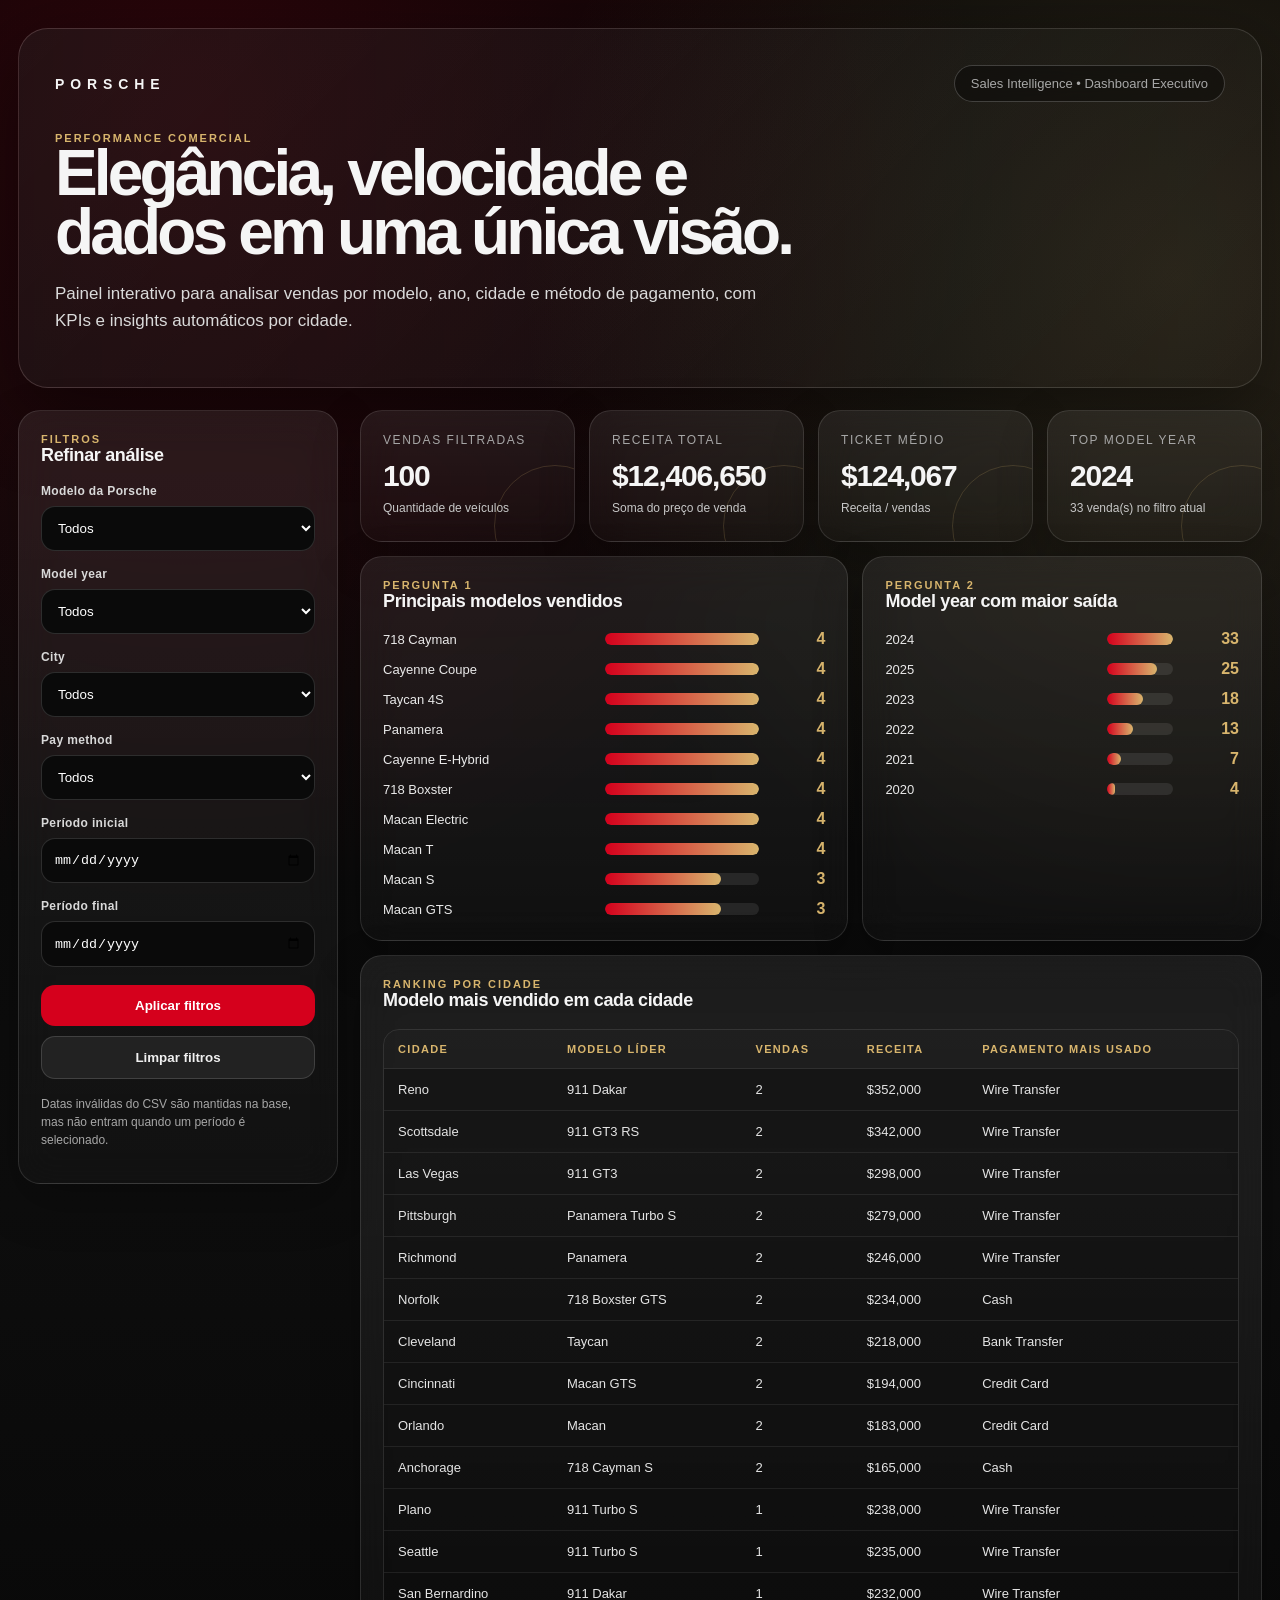
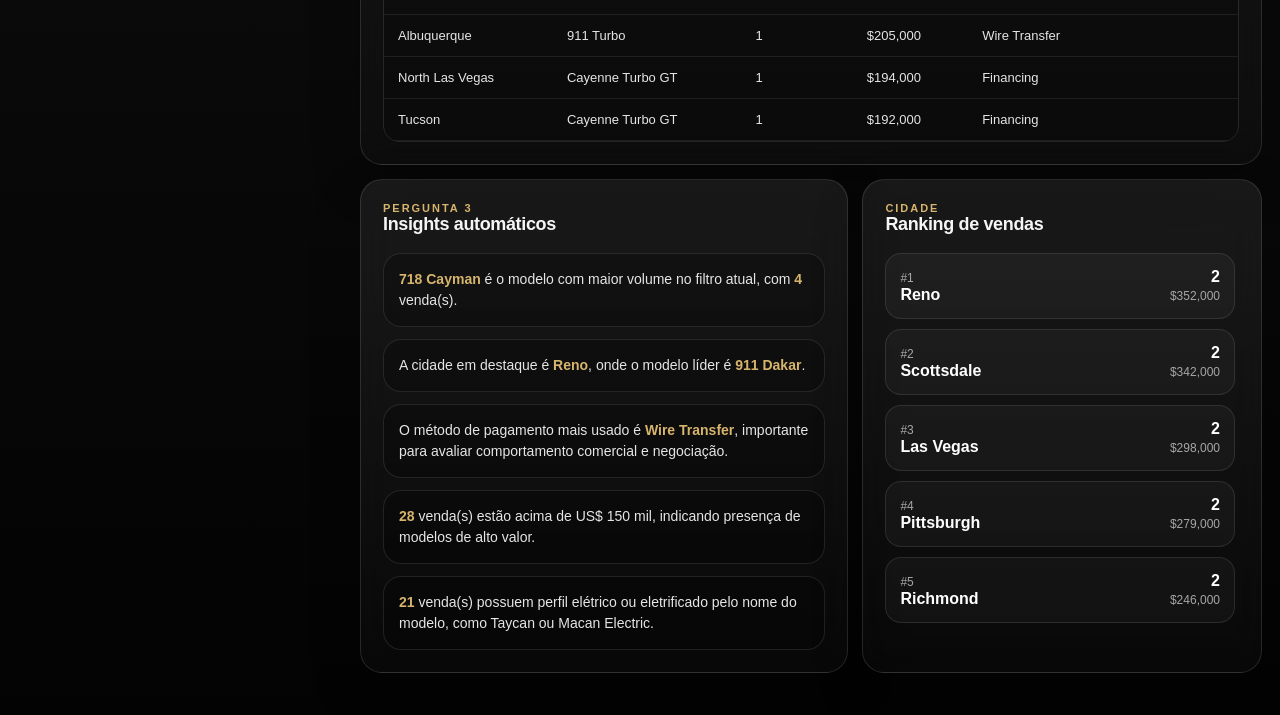
<file: dashboard_porsche_vendas_html.html>
<!DOCTYPE html>
<html lang="pt-BR">
<head>
  <meta charset="UTF-8" />
  <meta name="viewport" content="width=device-width, initial-scale=1.0" />
  <title>Porsche Sales Intelligence Dashboard</title>
  <style>
    :root {
      --bg: #050505;
      --panel: #111111;
      --panel-2: #181818;
      --line: rgba(255,255,255,.12);
      --text: #f5f5f5;
      --muted: #a7a7a7;
      --gold: #d8b56d;
      --red: #d5001c;
      --white: #ffffff;
      --shadow: 0 26px 80px rgba(0,0,0,.45);
      --radius: 22px;
    }

    * { box-sizing: border-box; }

    body {
      margin: 0;
      font-family: Arial, Helvetica, sans-serif;
      background:
        radial-gradient(circle at 15% 5%, rgba(213,0,28,.18), transparent 32%),
        radial-gradient(circle at 92% 12%, rgba(216,181,109,.16), transparent 28%),
        linear-gradient(180deg, #060606 0%, #0d0d0d 52%, #030303 100%);
      color: var(--text);
      min-height: 100vh;
    }

    .page {
      width: min(1480px, calc(100% - 36px));
      margin: 0 auto;
      padding: 28px 0 42px;
    }

    header {
      border: 1px solid var(--line);
      background: linear-gradient(135deg, rgba(255,255,255,.08), rgba(255,255,255,.02));
      border-radius: 30px;
      box-shadow: var(--shadow);
      overflow: hidden;
      position: relative;
    }

    header::before {
      content: "";
      position: absolute;
      inset: 0;
      background:
        linear-gradient(90deg, rgba(0,0,0,.68), rgba(0,0,0,.18)),
        url('https://images.unsplash.com/photo-1614162692292-7ac56d7f7f1e?auto=format&fit=crop&w=1800&q=80');
      background-size: cover;
      background-position: center;
      opacity: .42;
      z-index: 0;
    }

    .hero {
      position: relative;
      z-index: 1;
      padding: 36px;
      min-height: 260px;
      display: flex;
      flex-direction: column;
      justify-content: space-between;
      gap: 30px;
    }

    .nav {
      display: flex;
      justify-content: space-between;
      align-items: center;
      gap: 20px;
    }

    .brand {
      letter-spacing: .42em;
      font-size: 14px;
      font-weight: 800;
      text-transform: uppercase;
    }

    .pill {
      border: 1px solid rgba(255,255,255,.2);
      border-radius: 999px;
      padding: 10px 16px;
      background: rgba(0,0,0,.36);
      color: var(--muted);
      font-size: 13px;
      backdrop-filter: blur(12px);
    }

    h1 {
      margin: 0;
      max-width: 790px;
      font-size: clamp(34px, 5vw, 72px);
      line-height: .92;
      letter-spacing: -0.06em;
      font-weight: 800;
    }

    .hero-subtitle {
      max-width: 720px;
      color: #dadada;
      font-size: 17px;
      line-height: 1.6;
      margin-top: 18px;
    }

    .grid {
      display: grid;
      grid-template-columns: 320px 1fr;
      gap: 22px;
      margin-top: 22px;
    }

    aside, .card {
      border: 1px solid var(--line);
      background: linear-gradient(180deg, rgba(255,255,255,.075), rgba(255,255,255,.025));
      border-radius: var(--radius);
      box-shadow: 0 18px 50px rgba(0,0,0,.24);
      backdrop-filter: blur(18px);
    }

    aside {
      padding: 22px;
      height: fit-content;
      position: sticky;
      top: 18px;
    }

    .aside-title, .section-title {
      display: flex;
      justify-content: space-between;
      align-items: center;
      gap: 12px;
      margin-bottom: 18px;
    }

    .eyebrow {
      color: var(--gold);
      text-transform: uppercase;
      letter-spacing: .18em;
      font-size: 11px;
      font-weight: 800;
    }

    h2, h3 { margin: 0; }

    h2 {
      font-size: 18px;
      letter-spacing: -0.02em;
    }

    label {
      display: block;
      color: #d9d9d9;
      font-size: 12px;
      margin: 16px 0 8px;
      font-weight: 700;
      letter-spacing: .03em;
    }

    select, input {
      width: 100%;
      border: 1px solid rgba(255,255,255,.14);
      background: #0a0a0a;
      color: var(--white);
      border-radius: 14px;
      padding: 13px 12px;
      outline: none;
      transition: .2s ease;
    }

    select:focus, input:focus {
      border-color: var(--gold);
      box-shadow: 0 0 0 4px rgba(216,181,109,.12);
    }

    .filter-actions {
      display: grid;
      grid-template-columns: 1fr;
      gap: 10px;
      margin-top: 18px;
    }

    button {
      border: 0;
      border-radius: 14px;
      padding: 13px 14px;
      color: var(--white);
      font-weight: 800;
      cursor: pointer;
      background: var(--red);
      transition: transform .18s ease, filter .18s ease;
    }

    button:hover { transform: translateY(-1px); filter: brightness(1.08); }
    .ghost { background: #222; color: #f0f0f0; border: 1px solid rgba(255,255,255,.14); }

    main { min-width: 0; }

    .kpi-grid {
      display: grid;
      grid-template-columns: repeat(4, minmax(0, 1fr));
      gap: 14px;
    }

    .kpi {
      padding: 20px;
      min-height: 132px;
      position: relative;
      overflow: hidden;
    }

    .kpi::after {
      content: "";
      position: absolute;
      width: 120px;
      height: 120px;
      border: 1px solid rgba(216,181,109,.18);
      border-radius: 50%;
      right: -42px;
      bottom: -46px;
    }

    .kpi-label { color: var(--muted); font-size: 12px; text-transform: uppercase; letter-spacing: .13em; }
    .kpi-value { font-size: 30px; font-weight: 900; margin-top: 12px; letter-spacing: -0.04em; }
    .kpi-note { color: #c7c7c7; font-size: 12px; margin-top: 8px; }

    .content-grid {
      display: grid;
      grid-template-columns: 1.1fr .9fr;
      gap: 14px;
      margin-top: 14px;
    }

    .card { padding: 22px; min-width: 0; }
    .wide { grid-column: 1 / -1; }

    .bars { display: grid; gap: 12px; margin-top: 18px; }
    .bar-row { display: grid; grid-template-columns: minmax(120px, 210px) 1fr 54px; gap: 12px; align-items: center; }
    .bar-label { color: #eaeaea; font-size: 13px; white-space: nowrap; overflow: hidden; text-overflow: ellipsis; }
    .bar-track { height: 12px; background: rgba(255,255,255,.09); border-radius: 999px; overflow: hidden; }
    .bar-fill { height: 100%; width: 0%; background: linear-gradient(90deg, var(--red), var(--gold)); border-radius: inherit; transition: width .45s ease; }
    .bar-value { color: var(--gold); font-weight: 800; text-align: right; }

    .table-wrap { overflow: auto; margin-top: 14px; border-radius: 16px; border: 1px solid rgba(255,255,255,.1); }
    table { width: 100%; border-collapse: collapse; min-width: 650px; background: rgba(0,0,0,.22); }
    th, td { padding: 13px 14px; text-align: left; border-bottom: 1px solid rgba(255,255,255,.08); font-size: 13px; }
    th { color: var(--gold); font-size: 11px; letter-spacing: .12em; text-transform: uppercase; background: rgba(255,255,255,.04); }
    td { color: #e5e5e5; }

    .insights { display: grid; gap: 12px; margin-top: 16px; }
    .insight {
      border: 1px solid rgba(255,255,255,.1);
      background: rgba(0,0,0,.24);
      border-radius: 18px;
      padding: 15px;
      line-height: 1.5;
      color: #e6e6e6;
      font-size: 14px;
    }
    .insight strong { color: var(--gold); }

    .city-list {
      display: grid;
      gap: 10px;
      margin-top: 16px;
      max-height: 380px;
      overflow: auto;
      padding-right: 4px;
    }
    .city-item {
      display: flex;
      justify-content: space-between;
      gap: 14px;
      border: 1px solid rgba(255,255,255,.1);
      background: rgba(255,255,255,.035);
      border-radius: 16px;
      padding: 14px;
    }
    .city-item span { color: var(--muted); font-size: 12px; }
    .city-item b { color: #fff; }

    .footer-note {
      color: var(--muted);
      font-size: 12px;
      margin-top: 16px;
      line-height: 1.5;
    }

    @media (max-width: 1100px) {
      .grid { grid-template-columns: 1fr; }
      aside { position: static; }
      .kpi-grid, .content-grid { grid-template-columns: 1fr 1fr; }
      .wide { grid-column: auto; }
    }

    @media (max-width: 720px) {
      .page { width: min(100% - 22px, 1480px); padding-top: 12px; }
      .hero { padding: 24px; }
      .nav { align-items: flex-start; flex-direction: column; }
      .kpi-grid, .content-grid { grid-template-columns: 1fr; }
      .bar-row { grid-template-columns: 1fr; gap: 7px; }
      .bar-value { text-align: left; }
    }
  </style>
</head>
<body>
  <div class="page">
    <header>
      <div class="hero">
        <div class="nav">
          <div class="brand">PORSCHE</div>
          <div class="pill">Sales Intelligence • Dashboard Executivo</div>
        </div>
        <div>
          <div class="eyebrow">Performance comercial</div>
          <h1>Elegância, velocidade e dados em uma única visão.</h1>
          <p class="hero-subtitle">Painel interativo para analisar vendas por modelo, ano, cidade e método de pagamento, com KPIs e insights automáticos por cidade.</p>
        </div>
      </div>
    </header>

    <section class="grid">
      <aside>
        <div class="aside-title">
          <div>
            <div class="eyebrow">Filtros</div>
            <h2>Refinar análise</h2>
          </div>
        </div>

        <label for="modelFilter">Modelo da Porsche</label>
        <select id="modelFilter"></select>

        <label for="yearFilter">Model year</label>
        <select id="yearFilter"></select>

        <label for="cityFilter">City</label>
        <select id="cityFilter"></select>

        <label for="payFilter">Pay method</label>
        <select id="payFilter"></select>

        <label for="dateStart">Período inicial</label>
        <input type="date" id="dateStart" />

        <label for="dateEnd">Período final</label>
        <input type="date" id="dateEnd" />

        <div class="filter-actions">
          <button id="applyBtn">Aplicar filtros</button>
          <button class="ghost" id="resetBtn">Limpar filtros</button>
        </div>

        <p class="footer-note">Datas inválidas do CSV são mantidas na base, mas não entram quando um período é selecionado.</p>
      </aside>

      <main>
        <section class="kpi-grid">
          <article class="card kpi">
            <div class="kpi-label">Vendas filtradas</div>
            <div class="kpi-value" id="kpiSales">0</div>
            <div class="kpi-note">Quantidade de veículos</div>
          </article>
          <article class="card kpi">
            <div class="kpi-label">Receita total</div>
            <div class="kpi-value" id="kpiRevenue">$0</div>
            <div class="kpi-note">Soma do preço de venda</div>
          </article>
          <article class="card kpi">
            <div class="kpi-label">Ticket médio</div>
            <div class="kpi-value" id="kpiAvg">$0</div>
            <div class="kpi-note">Receita / vendas</div>
          </article>
          <article class="card kpi">
            <div class="kpi-label">Top model year</div>
            <div class="kpi-value" id="kpiYear">-</div>
            <div class="kpi-note" id="kpiYearNote">Ano mais vendido no período</div>
          </article>
        </section>

        <section class="content-grid">
          <article class="card">
            <div class="section-title">
              <div>
                <div class="eyebrow">Pergunta 1</div>
                <h2>Principais modelos vendidos</h2>
              </div>
            </div>
            <div class="bars" id="modelBars"></div>
          </article>

          <article class="card">
            <div class="section-title">
              <div>
                <div class="eyebrow">Pergunta 2</div>
                <h2>Model year com maior saída</h2>
              </div>
            </div>
            <div class="bars" id="yearBars"></div>
          </article>

          <article class="card wide">
            <div class="section-title">
              <div>
                <div class="eyebrow">Ranking por cidade</div>
                <h2>Modelo mais vendido em cada cidade</h2>
              </div>
            </div>
            <div class="table-wrap">
              <table>
                <thead>
                  <tr>
                    <th>Cidade</th>
                    <th>Modelo líder</th>
                    <th>Vendas</th>
                    <th>Receita</th>
                    <th>Pagamento mais usado</th>
                  </tr>
                </thead>
                <tbody id="cityTable"></tbody>
              </table>
            </div>
          </article>

          <article class="card">
            <div class="section-title">
              <div>
                <div class="eyebrow">Pergunta 3</div>
                <h2>Insights automáticos</h2>
              </div>
            </div>
            <div class="insights" id="insights"></div>
          </article>

          <article class="card">
            <div class="section-title">
              <div>
                <div class="eyebrow">Cidade</div>
                <h2>Ranking de vendas</h2>
              </div>
            </div>
            <div class="city-list" id="cityList"></div>
          </article>
        </section>
      </main>
    </section>
  </div>

  <script>
    const rawData = [{"sale_id": 6, "SaleDateSanitized": "INVALID", "customer_name": "Michael Adams", "PorscheModelSanitized": "718 Cayman", "ModelYearSanitized": 2022, "SalesPriceSanitized": 79500.0, "VehicleMileageSanitized": 15000, "PayMethodSanitized": "Financing", "CitySanitized": "Boston", "StateSanitized": "MA", "salesperson": "Bob Martin", "DeliveryStatusSanitized": "Criando uma Dashboard da Porsche com Agentes de IA.xlsx"}, {"sale_id": 7, "SaleDateSanitized": "2024-03-14", "customer_name": "SOPHIA Miller", "PorscheModelSanitized": "911 Turbo S", "ModelYearSanitized": 2024, "SalesPriceSanitized": 235000.0, "VehicleMileageSanitized": 500, "PayMethodSanitized": "Wire Transfer", "CitySanitized": "Seattle", "StateSanitized": "WA", "salesperson": "Carol Lee", "DeliveryStatusSanitized": "Delivered"}, {"sale_id": 8, "SaleDateSanitized": "2024-04-18", "customer_name": "Daniel-Jones", "PorscheModelSanitized": "Cayenne Coupe", "ModelYearSanitized": 2023, "SalesPriceSanitized": 112750.0, "VehicleMileageSanitized": 8000, "PayMethodSanitized": "Bank Transfer", "CitySanitized": "Austin", "StateSanitized": "TX", "salesperson": "David Kim", "DeliveryStatusSanitized": "In Transit"}, {"sale_id": 9, "SaleDateSanitized": "INVALID", "customer_name": "Olivia Brown", "PorscheModelSanitized": "Macan S", "ModelYearSanitized": 2021, "SalesPriceSanitized": 68900.0, "VehicleMileageSanitized": 22000, "PayMethodSanitized": "Lease", "CitySanitized": "Denver", "StateSanitized": "CO", "salesperson": "Eva Green", "DeliveryStatusSanitized": "Pending"}, {"sale_id": 10, "SaleDateSanitized": "2024-05-22", "customer_name": "Ethan Wilson", "PorscheModelSanitized": "Taycan 4S", "ModelYearSanitized": 2024, "SalesPriceSanitized": 121000.0, "VehicleMileageSanitized": 3000, "PayMethodSanitized": "Credit Card", "CitySanitized": "Los Angeles", "StateSanitized": "CA", "salesperson": "Frank Moore", "DeliveryStatusSanitized": "Delivered"}, {"sale_id": 11, "SaleDateSanitized": "2024-06-11", "customer_name": "Emily Davis", "PorscheModelSanitized": "Panamera", "ModelYearSanitized": 2022, "SalesPriceSanitized": 95000.0, "VehicleMileageSanitized": 12000, "PayMethodSanitized": "Cash", "CitySanitized": "Chicago", "StateSanitized": "IL", "salesperson": "Grace Park", "DeliveryStatusSanitized": "Delivered"}, {"sale_id": 12, "SaleDateSanitized": "2024-07-09", "customer_name": "Liam Martinez", "PorscheModelSanitized": "Cayenne E-Hybrid", "ModelYearSanitized": 2023, "SalesPriceSanitized": 105500.0, "VehicleMileageSanitized": 7000, "PayMethodSanitized": "Financing", "CitySanitized": "Miami", "StateSanitized": "FL", "salesperson": "Henry Clark", "DeliveryStatusSanitized": "In Transit"}, {"sale_id": 13, "SaleDateSanitized": "2024-08-01", "customer_name": "Ava Thomas", "PorscheModelSanitized": "911 Carrera S", "ModelYearSanitized": 2024, "SalesPriceSanitized": 138000.0, "VehicleMileageSanitized": 1000, "PayMethodSanitized": "Wire Transfer", "CitySanitized": "New York", "StateSanitized": "NY", "salesperson": "Ivy Chen", "DeliveryStatusSanitized": "Delivered"}, {"sale_id": 14, "SaleDateSanitized": "INVALID", "customer_name": "Noah Garcia", "PorscheModelSanitized": "Macan GTS", "ModelYearSanitized": 2022, "SalesPriceSanitized": 82500.0, "VehicleMileageSanitized": 16000, "PayMethodSanitized": "Credit Card", "CitySanitized": "San Diego", "StateSanitized": "CA", "salesperson": "Jack White", "DeliveryStatusSanitized": "Pending"}, {"sale_id": 15, "SaleDateSanitized": "2024-09-19", "customer_name": "Mia Robinson", "PorscheModelSanitized": "Taycan Turbo", "ModelYearSanitized": 2025, "SalesPriceSanitized": 165000.0, "VehicleMileageSanitized": 200, "PayMethodSanitized": "Bank Transfer", "CitySanitized": "Dallas", "StateSanitized": "TX", "salesperson": "Karen Black", "DeliveryStatusSanitized": "Delivered"}, {"sale_id": 16, "SaleDateSanitized": "2024-10-05", "customer_name": "Lucas Clark", "PorscheModelSanitized": "718 Boxster", "ModelYearSanitized": 2021, "SalesPriceSanitized": 74500.0, "VehicleMileageSanitized": 18000, "PayMethodSanitized": "Lease", "CitySanitized": "Portland", "StateSanitized": "OR", "salesperson": "Leo King", "DeliveryStatusSanitized": "Delivered"}, {"sale_id": 17, "SaleDateSanitized": "2024-11-13", "customer_name": "Isabella Lewis", "PorscheModelSanitized": "911 GT3", "ModelYearSanitized": 2023, "SalesPriceSanitized": 180000.0, "VehicleMileageSanitized": 4000, "PayMethodSanitized": "Wire Transfer", "CitySanitized": "Las Vegas", "StateSanitized": "NV", "salesperson": "Mona Scott", "DeliveryStatusSanitized": "In Transit"}, {"sale_id": 18, "SaleDateSanitized": "2024-12-21", "customer_name": "Mason Walker", "PorscheModelSanitized": "Cayenne Turbo GT", "ModelYearSanitized": 2024, "SalesPriceSanitized": 188000.0, "VehicleMileageSanitized": 1200, "PayMethodSanitized": "Financing", "CitySanitized": "Phoenix", "StateSanitized": "AZ", "salesperson": "Nina Hall", "DeliveryStatusSanitized": "Delivered"}, {"sale_id": 19, "SaleDateSanitized": "INVALID", "customer_name": "Charlotte Young", "PorscheModelSanitized": "Panamera 4S", "ModelYearSanitized": 2020, "SalesPriceSanitized": 88000.0, "VehicleMileageSanitized": 30000, "PayMethodSanitized": "Cash", "CitySanitized": "Atlanta", "StateSanitized": "GA", "salesperson": "Oscar Hill", "DeliveryStatusSanitized": "Pending"}, {"sale_id": 20, "SaleDateSanitized": "2025-01-08", "customer_name": "Benjamin Allen", "PorscheModelSanitized": "Macan", "ModelYearSanitized": 2022, "SalesPriceSanitized": 62000.0, "VehicleMileageSanitized": 14000, "PayMethodSanitized": "Credit Card", "CitySanitized": "Orlando", "StateSanitized": "FL", "salesperson": "Paula Adams", "DeliveryStatusSanitized": "Delivered"}, {"sale_id": 21, "SaleDateSanitized": "2025-02-14", "customer_name": "Amelia King", "PorscheModelSanitized": "Taycan Cross Turismo", "ModelYearSanitized": 2024, "SalesPriceSanitized": 132000.0, "VehicleMileageSanitized": 2500, "PayMethodSanitized": "Bank Transfer", "CitySanitized": "San Jose", "StateSanitized": "CA", "salesperson": "Quinn Baker", "DeliveryStatusSanitized": "Delivered"}, {"sale_id": 22, "SaleDateSanitized": "2025-03-03", "customer_name": "James Wright", "PorscheModelSanitized": "911 Targa 4S", "ModelYearSanitized": 2023, "SalesPriceSanitized": 142000.0, "VehicleMileageSanitized": 6000, "PayMethodSanitized": "Lease", "CitySanitized": "Minneapolis", "StateSanitized": "MN", "salesperson": "Rose Turner", "DeliveryStatusSanitized": "In Transit"}, {"sale_id": 23, "SaleDateSanitized": "2025-04-10", "customer_name": "Harper Scott", "PorscheModelSanitized": "718 Cayman GT4 RS", "ModelYearSanitized": 2025, "SalesPriceSanitized": 160000.0, "VehicleMileageSanitized": 300, "PayMethodSanitized": "Wire Transfer", "CitySanitized": "Charlotte", "StateSanitized": "NC", "salesperson": "Sam Wilson", "DeliveryStatusSanitized": "Delivered"}, {"sale_id": 24, "SaleDateSanitized": "INVALID", "customer_name": "Elijah Torres", "PorscheModelSanitized": "Cayenne S", "ModelYearSanitized": 2021, "SalesPriceSanitized": 83000.0, "VehicleMileageSanitized": 25000, "PayMethodSanitized": "Financing", "CitySanitized": "Nashville", "StateSanitized": "TN", "salesperson": "Tina Evans", "DeliveryStatusSanitized": "Pending"}, {"sale_id": 25, "SaleDateSanitized": "2025-05-17", "customer_name": "Evelyn Nguyen", "PorscheModelSanitized": "Panamera Turbo", "ModelYearSanitized": 2024, "SalesPriceSanitized": 156000.0, "VehicleMileageSanitized": 1800, "PayMethodSanitized": "Credit Card", "CitySanitized": "Houston", "StateSanitized": "TX", "salesperson": "Uma Carter", "DeliveryStatusSanitized": "Delivered"}, {"sale_id": 26, "SaleDateSanitized": "2025-06-02", "customer_name": "Alexander Hill", "PorscheModelSanitized": "Macan Electric", "ModelYearSanitized": 2025, "SalesPriceSanitized": 92000.0, "VehicleMileageSanitized": 100, "PayMethodSanitized": "Bank Transfer", "CitySanitized": "Philadelphia", "StateSanitized": "PA", "salesperson": "Vince Lewis", "DeliveryStatusSanitized": "Delivered"}, {"sale_id": 27, "SaleDateSanitized": "2025-06-25", "customer_name": "Abigail Flores", "PorscheModelSanitized": "Taycan GTS", "ModelYearSanitized": 2024, "SalesPriceSanitized": 144000.0, "VehicleMileageSanitized": 2200, "PayMethodSanitized": "Cash", "CitySanitized": "Salt Lake City", "StateSanitized": "UT", "salesperson": "Wendy Brooks", "DeliveryStatusSanitized": "In Transit"}, {"sale_id": 28, "SaleDateSanitized": "INVALID", "customer_name": "Logan Green", "PorscheModelSanitized": "911 Carrera GTS", "ModelYearSanitized": 2022, "SalesPriceSanitized": 128000.0, "VehicleMileageSanitized": 9000, "PayMethodSanitized": "Lease", "CitySanitized": "Columbus", "StateSanitized": "OH", "salesperson": "Xavier Reed", "DeliveryStatusSanitized": "Pending"}, {"sale_id": 29, "SaleDateSanitized": "2025-07-11", "customer_name": "Sofia Adams", "PorscheModelSanitized": "Cayenne", "ModelYearSanitized": 2023, "SalesPriceSanitized": 78500.0, "VehicleMileageSanitized": 11000, "PayMethodSanitized": "Financing", "CitySanitized": "Indianapolis", "StateSanitized": "IN", "salesperson": "Yara Rivera", "DeliveryStatusSanitized": "Delivered"}, {"sale_id": 30, "SaleDateSanitized": "2025-08-06", "customer_name": "Henry Baker", "PorscheModelSanitized": "Panamera 4 E-Hybrid", "ModelYearSanitized": 2025, "SalesPriceSanitized": 123000.0, "VehicleMileageSanitized": 700, "PayMethodSanitized": "Wire Transfer", "CitySanitized": "Raleigh", "StateSanitized": "NC", "salesperson": "Zane Cooper", "DeliveryStatusSanitized": "Delivered"}, {"sale_id": 31, "SaleDateSanitized": "2025-09-09", "customer_name": "Victoria Rivera", "PorscheModelSanitized": "Macan T", "ModelYearSanitized": 2024, "SalesPriceSanitized": 71000.0, "VehicleMileageSanitized": 3500, "PayMethodSanitized": "Credit Card", "CitySanitized": "San Antonio", "StateSanitized": "TX", "salesperson": "Amy Rogers", "DeliveryStatusSanitized": "Delivered"}, {"sale_id": 32, "SaleDateSanitized": "INVALID", "customer_name": "Sebastian Campbell", "PorscheModelSanitized": "Taycan Turbo S", "ModelYearSanitized": 2023, "SalesPriceSanitized": 175000.0, "VehicleMileageSanitized": 5000, "PayMethodSanitized": "Bank Transfer", "CitySanitized": "Detroit", "StateSanitized": "MI", "salesperson": "Brian Cook", "DeliveryStatusSanitized": "Pending"}, {"sale_id": 33, "SaleDateSanitized": "2025-10-15", "customer_name": "Grace Mitchell", "PorscheModelSanitized": "911 Turbo", "ModelYearSanitized": 2024, "SalesPriceSanitized": 205000.0, "VehicleMileageSanitized": 1200, "PayMethodSanitized": "Wire Transfer", "CitySanitized": "Albuquerque", "StateSanitized": "NM", "salesperson": "Cathy Morgan", "DeliveryStatusSanitized": "Delivered"}, {"sale_id": 34, "SaleDateSanitized": "2025-11-20", "customer_name": "Jackson Perez", "PorscheModelSanitized": "718 Spyder RS", "ModelYearSanitized": 2025, "SalesPriceSanitized": 170000.0, "VehicleMileageSanitized": 400, "PayMethodSanitized": "Cash", "CitySanitized": "Kansas City", "StateSanitized": "MO", "salesperson": "Derek Bell", "DeliveryStatusSanitized": "In Transit"}, {"sale_id": 35, "SaleDateSanitized": "2025-12-01", "customer_name": "Chloe Roberts", "PorscheModelSanitized": "Cayenne Turbo", "ModelYearSanitized": 2022, "SalesPriceSanitized": 99000.0, "VehicleMileageSanitized": 17000, "PayMethodSanitized": "Financing", "CitySanitized": "Omaha", "StateSanitized": "NE", "salesperson": "Ella Ward", "DeliveryStatusSanitized": "Delivered"}, {"sale_id": 36, "SaleDateSanitized": "INVALID", "customer_name": "Aiden Turner", "PorscheModelSanitized": "Panamera 4", "ModelYearSanitized": 2021, "SalesPriceSanitized": 76000.0, "VehicleMileageSanitized": 28000, "PayMethodSanitized": "Lease", "CitySanitized": "Milwaukee", "StateSanitized": "WI", "salesperson": "Felix Gray", "DeliveryStatusSanitized": "Pending"}, {"sale_id": 37, "SaleDateSanitized": "2026-01-12", "customer_name": "Lily Phillips", "PorscheModelSanitized": "Macan S", "ModelYearSanitized": 2024, "SalesPriceSanitized": 85000.0, "VehicleMileageSanitized": 1600, "PayMethodSanitized": "Credit Card", "CitySanitized": "Tampa", "StateSanitized": "FL", "salesperson": "Gina Price", "DeliveryStatusSanitized": "Delivered"}, {"sale_id": 38, "SaleDateSanitized": "2026-02-18", "customer_name": "Matthew Reed", "PorscheModelSanitized": "Taycan", "ModelYearSanitized": 2023, "SalesPriceSanitized": 98000.0, "VehicleMileageSanitized": 9000, "PayMethodSanitized": "Bank Transfer", "CitySanitized": "Cleveland", "StateSanitized": "OH", "salesperson": "Hank Ross", "DeliveryStatusSanitized": "Delivered"}, {"sale_id": 39, "SaleDateSanitized": "2026-03-09", "customer_name": "Zoey Cox", "PorscheModelSanitized": "911 GT3 RS", "ModelYearSanitized": 2025, "SalesPriceSanitized": 245000.0, "VehicleMileageSanitized": 150, "PayMethodSanitized": "Wire Transfer", "CitySanitized": "Scottsdale", "StateSanitized": "AZ", "salesperson": "Iris Foster", "DeliveryStatusSanitized": "Delivered"}, {"sale_id": 40, "SaleDateSanitized": "INVALID", "customer_name": "David Howard", "PorscheModelSanitized": "718 Boxster GTS", "ModelYearSanitized": 2022, "SalesPriceSanitized": 88000.0, "VehicleMileageSanitized": 13000, "PayMethodSanitized": "Cash", "CitySanitized": "Norfolk", "StateSanitized": "VA", "salesperson": "Jake Powell", "DeliveryStatusSanitized": "Pending"}, {"sale_id": 41, "SaleDateSanitized": "2026-04-22", "customer_name": "Nora Ward", "PorscheModelSanitized": "Cayenne Coupe", "ModelYearSanitized": 2024, "SalesPriceSanitized": 119000.0, "VehicleMileageSanitized": 2500, "PayMethodSanitized": "Financing", "CitySanitized": "Sacramento", "StateSanitized": "CA", "salesperson": "Kim Collins", "DeliveryStatusSanitized": "In Transit"}, {"sale_id": 42, "SaleDateSanitized": "2026-05-05", "customer_name": "Joseph Brooks", "PorscheModelSanitized": "Panamera Turbo S", "ModelYearSanitized": 2025, "SalesPriceSanitized": 190000.0, "VehicleMileageSanitized": 600, "PayMethodSanitized": "Wire Transfer", "CitySanitized": "Pittsburgh", "StateSanitized": "PA", "salesperson": "Liam Perry", "DeliveryStatusSanitized": "Delivered"}, {"sale_id": 43, "SaleDateSanitized": "2026-06-14", "customer_name": "Hannah Murphy", "PorscheModelSanitized": "Macan GTS", "ModelYearSanitized": 2023, "SalesPriceSanitized": 79000.0, "VehicleMileageSanitized": 7500, "PayMethodSanitized": "Credit Card", "CitySanitized": "Cincinnati", "StateSanitized": "OH", "salesperson": "Maya Bailey", "DeliveryStatusSanitized": "Delivered"}, {"sale_id": 44, "SaleDateSanitized": "INVALID", "customer_name": "Samuel Rogers", "PorscheModelSanitized": "Taycan 4S", "ModelYearSanitized": 2024, "SalesPriceSanitized": 118000.0, "VehicleMileageSanitized": 4200, "PayMethodSanitized": "Bank Transfer", "CitySanitized": "Las Vegas", "StateSanitized": "NV", "salesperson": "Noel Sanders", "DeliveryStatusSanitized": "Pending"}, {"sale_id": 45, "SaleDateSanitized": "2026-07-19", "customer_name": "Avery Peterson", "PorscheModelSanitized": "911 Carrera", "ModelYearSanitized": 2022, "SalesPriceSanitized": 106000.0, "VehicleMileageSanitized": 11000, "PayMethodSanitized": "Lease", "CitySanitized": "Boise", "StateSanitized": "ID", "salesperson": "Owen Hughes", "DeliveryStatusSanitized": "Delivered"}, {"sale_id": 46, "SaleDateSanitized": "2026-08-03", "customer_name": "John Doe", "PorscheModelSanitized": "718 Cayman S", "ModelYearSanitized": 2020, "SalesPriceSanitized": 69000.0, "VehicleMileageSanitized": 35000, "PayMethodSanitized": "Cash", "CitySanitized": "Anchorage", "StateSanitized": "AK", "salesperson": "Paul Kelly", "DeliveryStatusSanitized": "Delivered"}, {"sale_id": 47, "SaleDateSanitized": "2026-08-21", "customer_name": "Jane Smith", "PorscheModelSanitized": "Cayenne S", "ModelYearSanitized": 2023, "SalesPriceSanitized": 91000.0, "VehicleMileageSanitized": 8500, "PayMethodSanitized": "Financing", "CitySanitized": "Fresno", "StateSanitized": "CA", "salesperson": "Quincy Bryant", "DeliveryStatusSanitized": "In Transit"}, {"sale_id": 48, "SaleDateSanitized": "INVALID", "customer_name": "Chris Johnson", "PorscheModelSanitized": "Panamera", "ModelYearSanitized": 2024, "SalesPriceSanitized": 112000.0, "VehicleMileageSanitized": 3200, "PayMethodSanitized": "Wire Transfer", "CitySanitized": "Richmond", "StateSanitized": "VA", "salesperson": "Rita Hayes", "DeliveryStatusSanitized": "Pending"}, {"sale_id": 49, "SaleDateSanitized": "2026-09-10", "customer_name": "Patricia Lee", "PorscheModelSanitized": "Macan Electric", "ModelYearSanitized": 2025, "SalesPriceSanitized": 94000.0, "VehicleMileageSanitized": 500, "PayMethodSanitized": "Credit Card", "CitySanitized": "Birmingham", "StateSanitized": "AL", "salesperson": "Steve Jenkins", "DeliveryStatusSanitized": "Delivered"}, {"sale_id": 50, "SaleDateSanitized": "2026-10-02", "customer_name": "Robert Martin", "PorscheModelSanitized": "Taycan GTS", "ModelYearSanitized": 2024, "SalesPriceSanitized": 146000.0, "VehicleMileageSanitized": 1700, "PayMethodSanitized": "Bank Transfer", "CitySanitized": "Louisville", "StateSanitized": "KY", "salesperson": "Tracy Russell", "DeliveryStatusSanitized": "Delivered"}, {"sale_id": 51, "SaleDateSanitized": "2026-10-27", "customer_name": "Linda Thompson", "PorscheModelSanitized": "911 Dakar", "ModelYearSanitized": 2025, "SalesPriceSanitized": 230000.0, "VehicleMileageSanitized": 80, "PayMethodSanitized": "Wire Transfer", "CitySanitized": "Reno", "StateSanitized": "NV", "salesperson": "Ursula Griffin", "DeliveryStatusSanitized": "Delivered"}, {"sale_id": 52, "SaleDateSanitized": "INVALID", "customer_name": "Barbara Garcia", "PorscheModelSanitized": "718 Boxster", "ModelYearSanitized": 2021, "SalesPriceSanitized": 72000.0, "VehicleMileageSanitized": 19000, "PayMethodSanitized": "Cash", "CitySanitized": "Spokane", "StateSanitized": "WA", "salesperson": "Victor Diaz", "DeliveryStatusSanitized": "Pending"}, {"sale_id": 53, "SaleDateSanitized": "2026-11-12", "customer_name": "William Martinez", "PorscheModelSanitized": "Cayenne Turbo GT", "ModelYearSanitized": 2024, "SalesPriceSanitized": 192000.0, "VehicleMileageSanitized": 700, "PayMethodSanitized": "Financing", "CitySanitized": "Tucson", "StateSanitized": "AZ", "salesperson": "Willa Ford", "DeliveryStatusSanitized": "In Transit"}, {"sale_id": 54, "SaleDateSanitized": "2026-12-04", "customer_name": "Elizabeth Robinson", "PorscheModelSanitized": "Panamera 4 E-Hybrid", "ModelYearSanitized": 2025, "SalesPriceSanitized": 126000.0, "VehicleMileageSanitized": 400, "PayMethodSanitized": "Wire Transfer", "CitySanitized": "Mesa", "StateSanitized": "AZ", "salesperson": "Xena Long", "DeliveryStatusSanitized": "Delivered"}, {"sale_id": 55, "SaleDateSanitized": "2027-01-15", "customer_name": "James Clark", "PorscheModelSanitized": "Macan T", "ModelYearSanitized": 2023, "SalesPriceSanitized": 67000.0, "VehicleMileageSanitized": 6000, "PayMethodSanitized": "Credit Card", "CitySanitized": "Tulsa", "StateSanitized": "OK", "salesperson": "Yolanda Butler", "DeliveryStatusSanitized": "Delivered"}, {"sale_id": 56, "SaleDateSanitized": "INVALID", "customer_name": "Jennifer Lewis", "PorscheModelSanitized": "Taycan Turbo", "ModelYearSanitized": 2024, "SalesPriceSanitized": 158000.0, "VehicleMileageSanitized": 2500, "PayMethodSanitized": "Bank Transfer", "CitySanitized": "Virginia Beach", "StateSanitized": "VA", "salesperson": "Zack Simmons", "DeliveryStatusSanitized": "Pending"}, {"sale_id": 57, "SaleDateSanitized": "2027-02-09", "customer_name": "Charles Walker", "PorscheModelSanitized": "911 Targa 4", "ModelYearSanitized": 2022, "SalesPriceSanitized": 118000.0, "VehicleMileageSanitized": 10000, "PayMethodSanitized": "Lease", "CitySanitized": "Oakland", "StateSanitized": "CA", "salesperson": "Aaron Flores", "DeliveryStatusSanitized": "Delivered"}, {"sale_id": 58, "SaleDateSanitized": "2027-03-18", "customer_name": "Mary Young", "PorscheModelSanitized": "718 Cayman", "ModelYearSanitized": 2020, "SalesPriceSanitized": 62000.0, "VehicleMileageSanitized": 40000, "PayMethodSanitized": "Cash", "CitySanitized": "Arlington", "StateSanitized": "TX", "salesperson": "Bella Washington", "DeliveryStatusSanitized": "Delivered"}, {"sale_id": 59, "SaleDateSanitized": "2027-04-07", "customer_name": "Thomas Allen", "PorscheModelSanitized": "Cayenne Coupe", "ModelYearSanitized": 2023, "SalesPriceSanitized": 108000.0, "VehicleMileageSanitized": 9000, "PayMethodSanitized": "Financing", "CitySanitized": "New Orleans", "StateSanitized": "LA", "salesperson": "Carl Richardson", "DeliveryStatusSanitized": "In Transit"}, {"sale_id": 60, "SaleDateSanitized": "INVALID", "customer_name": "Susan Wright", "PorscheModelSanitized": "Panamera Turbo S", "ModelYearSanitized": 2024, "SalesPriceSanitized": 184000.0, "VehicleMileageSanitized": 2100, "PayMethodSanitized": "Wire Transfer", "CitySanitized": "Honolulu", "StateSanitized": "HI", "salesperson": "Diana Cox", "DeliveryStatusSanitized": "Pending"}, {"sale_id": 61, "SaleDateSanitized": "2027-05-20", "customer_name": "Christopher Scott", "PorscheModelSanitized": "Macan S", "ModelYearSanitized": 2025, "SalesPriceSanitized": 87000.0, "VehicleMileageSanitized": 300, "PayMethodSanitized": "Credit Card", "CitySanitized": "Wichita", "StateSanitized": "KS", "salesperson": "Ethan Howard", "DeliveryStatusSanitized": "Delivered"}, {"sale_id": 62, "SaleDateSanitized": "2027-06-11", "customer_name": "Karen Torres", "PorscheModelSanitized": "Taycan 4S", "ModelYearSanitized": 2024, "SalesPriceSanitized": 120000.0, "VehicleMileageSanitized": 1500, "PayMethodSanitized": "Bank Transfer", "CitySanitized": "Cleveland", "StateSanitized": "OH", "salesperson": "Fiona Ward", "DeliveryStatusSanitized": "Delivered"}, {"sale_id": 63, "SaleDateSanitized": "2027-07-29", "customer_name": "Daniel Nguyen", "PorscheModelSanitized": "911 Carrera Cabriolet", "ModelYearSanitized": 2023, "SalesPriceSanitized": 134000.0, "VehicleMileageSanitized": 6500, "PayMethodSanitized": "Wire Transfer", "CitySanitized": "Bakersfield", "StateSanitized": "CA", "salesperson": "George Brooks", "DeliveryStatusSanitized": "Delivered"}, {"sale_id": 64, "SaleDateSanitized": "INVALID", "customer_name": "Nancy Hill", "PorscheModelSanitized": "718 Spyder RS", "ModelYearSanitized": 2025, "SalesPriceSanitized": 168000.0, "VehicleMileageSanitized": 250, "PayMethodSanitized": "Cash", "CitySanitized": "Aurora", "StateSanitized": "CO", "salesperson": "Holly Murphy", "DeliveryStatusSanitized": "Pending"}, {"sale_id": 65, "SaleDateSanitized": "2027-08-16", "customer_name": "Paul Flores", "PorscheModelSanitized": "Cayenne E-Hybrid", "ModelYearSanitized": 2024, "SalesPriceSanitized": 116000.0, "VehicleMileageSanitized": 1800, "PayMethodSanitized": "Financing", "CitySanitized": "Anaheim", "StateSanitized": "CA", "salesperson": "Ian Rogers", "DeliveryStatusSanitized": "In Transit"}, {"sale_id": 66, "SaleDateSanitized": "2027-09-05", "customer_name": "Lisa Green", "PorscheModelSanitized": "Panamera 4", "ModelYearSanitized": 2022, "SalesPriceSanitized": 92000.0, "VehicleMileageSanitized": 12000, "PayMethodSanitized": "Wire Transfer", "CitySanitized": "Santa Ana", "StateSanitized": "CA", "salesperson": "Jade Peterson", "DeliveryStatusSanitized": "Delivered"}, {"sale_id": 67, "SaleDateSanitized": "2027-10-22", "customer_name": "Mark Adams", "PorscheModelSanitized": "Macan", "ModelYearSanitized": 2021, "SalesPriceSanitized": 59000.0, "VehicleMileageSanitized": 26000, "PayMethodSanitized": "Credit Card", "CitySanitized": "Riverside", "StateSanitized": "CA", "salesperson": "Kyle Ramirez", "DeliveryStatusSanitized": "Delivered"}, {"sale_id": 68, "SaleDateSanitized": "INVALID", "customer_name": "Betty Baker", "PorscheModelSanitized": "Taycan Turbo S", "ModelYearSanitized": 2025, "SalesPriceSanitized": 178000.0, "VehicleMileageSanitized": 350, "PayMethodSanitized": "Bank Transfer", "CitySanitized": "Lexington", "StateSanitized": "KY", "salesperson": "Lara James", "DeliveryStatusSanitized": "Pending"}, {"sale_id": 69, "SaleDateSanitized": "2027-11-13", "customer_name": "Donald Rivera", "PorscheModelSanitized": "911 Carrera S", "ModelYearSanitized": 2024, "SalesPriceSanitized": 140000.0, "VehicleMileageSanitized": 900, "PayMethodSanitized": "Lease", "CitySanitized": "Stockton", "StateSanitized": "CA", "salesperson": "Milo Watson", "DeliveryStatusSanitized": "Delivered"}, {"sale_id": 70, "SaleDateSanitized": "2027-12-01", "customer_name": "Sandra Campbell", "PorscheModelSanitized": "718 Boxster", "ModelYearSanitized": 2020, "SalesPriceSanitized": 61000.0, "VehicleMileageSanitized": 42000, "PayMethodSanitized": "Cash", "CitySanitized": "St. Louis", "StateSanitized": "MO", "salesperson": "Nadia Kelly", "DeliveryStatusSanitized": "Delivered"}, {"sale_id": 71, "SaleDateSanitized": "2028-01-19", "customer_name": "George Mitchell", "PorscheModelSanitized": "Cayenne S", "ModelYearSanitized": 2023, "SalesPriceSanitized": 89000.0, "VehicleMileageSanitized": 8000, "PayMethodSanitized": "Financing", "CitySanitized": "Pittsburgh", "StateSanitized": "PA", "salesperson": "Oscar Bryant", "DeliveryStatusSanitized": "In Transit"}, {"sale_id": 72, "SaleDateSanitized": "INVALID", "customer_name": "Ashley Perez", "PorscheModelSanitized": "Panamera", "ModelYearSanitized": 2024, "SalesPriceSanitized": 115000.0, "VehicleMileageSanitized": 2300, "PayMethodSanitized": "Wire Transfer", "CitySanitized": "Cincinnati", "StateSanitized": "OH", "salesperson": "Pam Hayes", "DeliveryStatusSanitized": "Pending"}, {"sale_id": 73, "SaleDateSanitized": "2028-02-14", "customer_name": "Kenneth Roberts", "PorscheModelSanitized": "Macan Electric", "ModelYearSanitized": 2025, "SalesPriceSanitized": 96000.0, "VehicleMileageSanitized": 200, "PayMethodSanitized": "Credit Card", "CitySanitized": "Anchorage", "StateSanitized": "AK", "salesperson": "Quentin Jenkins", "DeliveryStatusSanitized": "Delivered"}, {"sale_id": 74, "SaleDateSanitized": "2028-03-07", "customer_name": "Donna Turner", "PorscheModelSanitized": "Taycan GTS", "ModelYearSanitized": 2024, "SalesPriceSanitized": 148000.0, "VehicleMileageSanitized": 1100, "PayMethodSanitized": "Bank Transfer", "CitySanitized": "Henderson", "StateSanitized": "NV", "salesperson": "Rachel Russell", "DeliveryStatusSanitized": "Delivered"}, {"sale_id": 75, "SaleDateSanitized": "2028-04-23", "customer_name": "Edward Phillips", "PorscheModelSanitized": "911 Turbo S", "ModelYearSanitized": 2025, "SalesPriceSanitized": 238000.0, "VehicleMileageSanitized": 90, "PayMethodSanitized": "Wire Transfer", "CitySanitized": "Plano", "StateSanitized": "TX", "salesperson": "Scott Bell", "DeliveryStatusSanitized": "Delivered"}, {"sale_id": 76, "SaleDateSanitized": "INVALID", "customer_name": "Carol Reed", "PorscheModelSanitized": "718 Cayman GT4 RS", "ModelYearSanitized": 2025, "SalesPriceSanitized": 162000.0, "VehicleMileageSanitized": 280, "PayMethodSanitized": "Cash", "CitySanitized": "Lincoln", "StateSanitized": "NE", "salesperson": "Tara Ward", "DeliveryStatusSanitized": "Pending"}, {"sale_id": 77, "SaleDateSanitized": "2028-05-12", "customer_name": "Brian Cox", "PorscheModelSanitized": "Cayenne Coupe", "ModelYearSanitized": 2024, "SalesPriceSanitized": 121000.0, "VehicleMileageSanitized": 1700, "PayMethodSanitized": "Financing", "CitySanitized": "Orlando", "StateSanitized": "FL", "salesperson": "Ulysses Gray", "DeliveryStatusSanitized": "In Transit"}, {"sale_id": 78, "SaleDateSanitized": "2028-06-06", "customer_name": "Michelle Howard", "PorscheModelSanitized": "Panamera 4S", "ModelYearSanitized": 2023, "SalesPriceSanitized": 101000.0, "VehicleMileageSanitized": 7000, "PayMethodSanitized": "Wire Transfer", "CitySanitized": "Jersey City", "StateSanitized": "NJ", "salesperson": "Vera Price", "DeliveryStatusSanitized": "Delivered"}, {"sale_id": 79, "SaleDateSanitized": "2028-07-18", "customer_name": "Ronald Ward", "PorscheModelSanitized": "Macan T", "ModelYearSanitized": 2022, "SalesPriceSanitized": 64000.0, "VehicleMileageSanitized": 15000, "PayMethodSanitized": "Credit Card", "CitySanitized": "Chula Vista", "StateSanitized": "CA", "salesperson": "Will Ross", "DeliveryStatusSanitized": "Delivered"}, {"sale_id": 80, "SaleDateSanitized": "INVALID", "customer_name": "Kimberly Brooks", "PorscheModelSanitized": "Taycan", "ModelYearSanitized": 2023, "SalesPriceSanitized": 99000.0, "VehicleMileageSanitized": 8500, "PayMethodSanitized": "Bank Transfer", "CitySanitized": "Buffalo", "StateSanitized": "NY", "salesperson": "Xander Foster", "DeliveryStatusSanitized": "Pending"}, {"sale_id": 81, "SaleDateSanitized": "2028-08-09", "customer_name": "Anthony Murphy", "PorscheModelSanitized": "911 GT3", "ModelYearSanitized": 2024, "SalesPriceSanitized": 182000.0, "VehicleMileageSanitized": 1300, "PayMethodSanitized": "Lease", "CitySanitized": "Fort Wayne", "StateSanitized": "IN", "salesperson": "Yvonne Powell", "DeliveryStatusSanitized": "Delivered"}, {"sale_id": 82, "SaleDateSanitized": "2028-09-01", "customer_name": "Stephanie Rogers", "PorscheModelSanitized": "718 Cayman", "ModelYearSanitized": 2021, "SalesPriceSanitized": 68000.0, "VehicleMileageSanitized": 23000, "PayMethodSanitized": "Cash", "CitySanitized": "Laredo", "StateSanitized": "TX", "salesperson": "Zelda Collins", "DeliveryStatusSanitized": "Delivered"}, {"sale_id": 83, "SaleDateSanitized": "2028-10-17", "customer_name": "Jason Peterson", "PorscheModelSanitized": "Cayenne E-Hybrid", "ModelYearSanitized": 2024, "SalesPriceSanitized": 118000.0, "VehicleMileageSanitized": 1000, "PayMethodSanitized": "Financing", "CitySanitized": "Madison", "StateSanitized": "WI", "salesperson": "Adam Perry", "DeliveryStatusSanitized": "In Transit"}, {"sale_id": 84, "SaleDateSanitized": "INVALID", "customer_name": "Rebecca Ramirez", "PorscheModelSanitized": "Panamera Turbo", "ModelYearSanitized": 2025, "SalesPriceSanitized": 158000.0, "VehicleMileageSanitized": 500, "PayMethodSanitized": "Wire Transfer", "CitySanitized": "Durham", "StateSanitized": "NC", "salesperson": "Bianca Butler", "DeliveryStatusSanitized": "Pending"}, {"sale_id": 85, "SaleDateSanitized": "2028-11-29", "customer_name": "Jeffrey James", "PorscheModelSanitized": "Macan GTS", "ModelYearSanitized": 2024, "SalesPriceSanitized": 82000.0, "VehicleMileageSanitized": 1100, "PayMethodSanitized": "Credit Card", "CitySanitized": "Lubbock", "StateSanitized": "TX", "salesperson": "Caleb Simmons", "DeliveryStatusSanitized": "Delivered"}, {"sale_id": 86, "SaleDateSanitized": "2028-12-12", "customer_name": "Sharon Watson", "PorscheModelSanitized": "Taycan Turbo", "ModelYearSanitized": 2025, "SalesPriceSanitized": 166000.0, "VehicleMileageSanitized": 160, "PayMethodSanitized": "Bank Transfer", "CitySanitized": "Winston-Salem", "StateSanitized": "NC", "salesperson": "Daisy Flores", "DeliveryStatusSanitized": "Delivered"}, {"sale_id": 87, "SaleDateSanitized": "2029-01-08", "customer_name": "Ryan Kelly", "PorscheModelSanitized": "911 Carrera GTS", "ModelYearSanitized": 2024, "SalesPriceSanitized": 136000.0, "VehicleMileageSanitized": 900, "PayMethodSanitized": "Wire Transfer", "CitySanitized": "Garland", "StateSanitized": "TX", "salesperson": "Eli Washington", "DeliveryStatusSanitized": "Delivered"}, {"sale_id": 88, "SaleDateSanitized": "INVALID", "customer_name": "Laura Bryant", "PorscheModelSanitized": "718 Boxster", "ModelYearSanitized": 2022, "SalesPriceSanitized": 76000.0, "VehicleMileageSanitized": 14000, "PayMethodSanitized": "Cash", "CitySanitized": "Glendale", "StateSanitized": "AZ", "salesperson": "Faith Richardson", "DeliveryStatusSanitized": "Pending"}, {"sale_id": 89, "SaleDateSanitized": "2029-02-20", "customer_name": "Jacob Hayes", "PorscheModelSanitized": "Cayenne", "ModelYearSanitized": 2023, "SalesPriceSanitized": 81000.0, "VehicleMileageSanitized": 10000, "PayMethodSanitized": "Financing", "CitySanitized": "Hialeah", "StateSanitized": "FL", "salesperson": "Gavin Cox", "DeliveryStatusSanitized": "In Transit"}, {"sale_id": 90, "SaleDateSanitized": "2029-03-14", "customer_name": "Cynthia Jenkins", "PorscheModelSanitized": "Panamera", "ModelYearSanitized": 2024, "SalesPriceSanitized": 116000.0, "VehicleMileageSanitized": 1700, "PayMethodSanitized": "Wire Transfer", "CitySanitized": "Chandler", "StateSanitized": "AZ", "salesperson": "Hailey Howard", "DeliveryStatusSanitized": "Delivered"}, {"sale_id": 91, "SaleDateSanitized": "2029-04-03", "customer_name": "Gary Russell", "PorscheModelSanitized": "Macan Electric", "ModelYearSanitized": 2025, "SalesPriceSanitized": 97000.0, "VehicleMileageSanitized": 120, "PayMethodSanitized": "Credit Card", "CitySanitized": "Scottsdale", "StateSanitized": "AZ", "salesperson": "Ivan Ward", "DeliveryStatusSanitized": "Delivered"}, {"sale_id": 92, "SaleDateSanitized": "INVALID", "customer_name": "Kathleen Bell", "PorscheModelSanitized": "Taycan 4S", "ModelYearSanitized": 2024, "SalesPriceSanitized": 122000.0, "VehicleMileageSanitized": 800, "PayMethodSanitized": "Bank Transfer", "CitySanitized": "Reno", "StateSanitized": "NV", "salesperson": "Jenna Brooks", "DeliveryStatusSanitized": "Pending"}, {"sale_id": 93, "SaleDateSanitized": "2029-05-16", "customer_name": "Nicholas Ward", "PorscheModelSanitized": "911 Targa 4S", "ModelYearSanitized": 2025, "SalesPriceSanitized": 146000.0, "VehicleMileageSanitized": 300, "PayMethodSanitized": "Lease", "CitySanitized": "Norfolk", "StateSanitized": "VA", "salesperson": "Kurt Murphy", "DeliveryStatusSanitized": "Delivered"}, {"sale_id": 94, "SaleDateSanitized": "2029-06-09", "customer_name": "Amy Gray", "PorscheModelSanitized": "718 Cayman", "ModelYearSanitized": 2022, "SalesPriceSanitized": 74000.0, "VehicleMileageSanitized": 12000, "PayMethodSanitized": "Cash", "CitySanitized": "Chesapeake", "StateSanitized": "VA", "salesperson": "Lola Rogers", "DeliveryStatusSanitized": "Delivered"}, {"sale_id": 95, "SaleDateSanitized": "2029-07-25", "customer_name": "Eric Price", "PorscheModelSanitized": "Cayenne Turbo GT", "ModelYearSanitized": 2024, "SalesPriceSanitized": 194000.0, "VehicleMileageSanitized": 500, "PayMethodSanitized": "Financing", "CitySanitized": "North Las Vegas", "StateSanitized": "NV", "salesperson": "Mason Peterson", "DeliveryStatusSanitized": "In Transit"}, {"sale_id": 96, "SaleDateSanitized": "INVALID", "customer_name": "Angela Ross", "PorscheModelSanitized": "Panamera 4", "ModelYearSanitized": 2023, "SalesPriceSanitized": 98000.0, "VehicleMileageSanitized": 6500, "PayMethodSanitized": "Wire Transfer", "CitySanitized": "Fremont", "StateSanitized": "CA", "salesperson": "Nora Ramirez", "DeliveryStatusSanitized": "Pending"}, {"sale_id": 97, "SaleDateSanitized": "2029-08-19", "customer_name": "Jonathan Foster", "PorscheModelSanitized": "Macan T", "ModelYearSanitized": 2025, "SalesPriceSanitized": 73000.0, "VehicleMileageSanitized": 400, "PayMethodSanitized": "Credit Card", "CitySanitized": "Baton Rouge", "StateSanitized": "LA", "salesperson": "Omar James", "DeliveryStatusSanitized": "Delivered"}, {"sale_id": 98, "SaleDateSanitized": "2029-09-02", "customer_name": "Melissa Powell", "PorscheModelSanitized": "Taycan Cross Turismo", "ModelYearSanitized": 2024, "SalesPriceSanitized": 134000.0, "VehicleMileageSanitized": 900, "PayMethodSanitized": "Bank Transfer", "CitySanitized": "Richmond", "StateSanitized": "VA", "salesperson": "Penny Watson", "DeliveryStatusSanitized": "Delivered"}, {"sale_id": 99, "SaleDateSanitized": "2029-10-11", "customer_name": "Kevin Collins", "PorscheModelSanitized": "911 Dakar", "ModelYearSanitized": 2025, "SalesPriceSanitized": 232000.0, "VehicleMileageSanitized": 60, "PayMethodSanitized": "Wire Transfer", "CitySanitized": "San Bernardino", "StateSanitized": "CA", "salesperson": "Quincy Kelly", "DeliveryStatusSanitized": "Delivered"}, {"sale_id": 100, "SaleDateSanitized": "INVALID", "customer_name": "Deborah Perry", "PorscheModelSanitized": "718 Spyder RS", "ModelYearSanitized": 2025, "SalesPriceSanitized": 169000.0, "VehicleMileageSanitized": 180, "PayMethodSanitized": "Cash", "CitySanitized": "Modesto", "StateSanitized": "CA", "salesperson": "Rosa Bryant", "DeliveryStatusSanitized": "Pending"}, {"sale_id": 101, "SaleDateSanitized": "2029-11-05", "customer_name": "Steven Butler", "PorscheModelSanitized": "Cayenne E-Hybrid", "ModelYearSanitized": 2024, "SalesPriceSanitized": 119500.0, "VehicleMileageSanitized": 700, "PayMethodSanitized": "Financing", "CitySanitized": "Fontana", "StateSanitized": "CA", "salesperson": "Sean Hayes", "DeliveryStatusSanitized": "In Transit"}, {"sale_id": 102, "SaleDateSanitized": "2029-12-17", "customer_name": "Dorothy Simmons", "PorscheModelSanitized": "Panamera Turbo", "ModelYearSanitized": 2025, "SalesPriceSanitized": 160000.0, "VehicleMileageSanitized": 300, "PayMethodSanitized": "Wire Transfer", "CitySanitized": "Moreno Valley", "StateSanitized": "CA", "salesperson": "Tessa Jenkins", "DeliveryStatusSanitized": "Delivered"}, {"sale_id": 103, "SaleDateSanitized": "2030-01-22", "customer_name": "Timothy Flores", "PorscheModelSanitized": "Macan", "ModelYearSanitized": 2023, "SalesPriceSanitized": 65000.0, "VehicleMileageSanitized": 9000, "PayMethodSanitized": "Credit Card", "CitySanitized": "Santa Clarita", "StateSanitized": "CA", "salesperson": "Uriah Russell", "DeliveryStatusSanitized": "Delivered"}, {"sale_id": 104, "SaleDateSanitized": "INVALID", "customer_name": "Sarah Washington", "PorscheModelSanitized": "Taycan Turbo S", "ModelYearSanitized": 2025, "SalesPriceSanitized": 180000.0, "VehicleMileageSanitized": 100, "PayMethodSanitized": "Bank Transfer", "CitySanitized": "Oxnard", "StateSanitized": "CA", "salesperson": "Violet Bell", "DeliveryStatusSanitized": "Pending"}, {"sale_id": 105, "SaleDateSanitized": "2030-02-14", "customer_name": "Richard Richardson", "PorscheModelSanitized": "911 GT3", "ModelYearSanitized": 2024, "SalesPriceSanitized": 185000.0, "VehicleMileageSanitized": 700, "PayMethodSanitized": "Lease", "CitySanitized": "Mobile", "StateSanitized": "AL", "salesperson": "Wade Ward", "DeliveryStatusSanitized": "Delivered"}];

    const data = rawData.map(item => ({
      id: item.sale_id,
      dateText: item.SaleDateSanitized,
      date: /^\d{4}-\d{2}-\d{2}$/.test(item.SaleDateSanitized) ? new Date(item.SaleDateSanitized + 'T00:00:00') : null,
      model: item.PorscheModelSanitized,
      year: Number(item.ModelYearSanitized),
      price: Number(item.SalesPriceSanitized),
      pay: item.PayMethodSanitized,
      city: item.CitySanitized,
      state: item.StateSanitized
    }));

    const $ = selector => document.querySelector(selector);
    const formatUSD = value => new Intl.NumberFormat('en-US', { style: 'currency', currency: 'USD', maximumFractionDigits: 0 }).format(value || 0);
    const countBy = (arr, key) => arr.reduce((acc, item) => { const k = typeof key === 'function' ? key(item) : item[key]; acc[k] = (acc[k] || 0) + 1; return acc; }, {});
    const sumBy = (arr, key) => arr.reduce((sum, item) => sum + (Number(item[key]) || 0), 0);
    const sortEntries = obj => Object.entries(obj).sort((a,b) => b[1] - a[1]);

    function uniqueValues(key, source = data) {
      return [...new Set(source.map(item => item[key]).filter(Boolean))].sort((a,b) => String(a).localeCompare(String(b), 'pt-BR', { numeric: true }));
    }

    function fillSelect(selector, values, label) {
      const select = $(selector);
      const current = select.value;
      select.innerHTML = `<option value="">Todos</option>` + values.map(v => `<option value="${String(v).replace(/"/g, '&quot;')}">${v}</option>`).join('');
      if (values.map(String).includes(current)) select.value = current;
    }

    function setupFilters() {
      fillSelect('#modelFilter', uniqueValues('model'), 'Modelo');
      fillSelect('#yearFilter', uniqueValues('year'), 'Ano');
      fillSelect('#cityFilter', uniqueValues('city'), 'Cidade');
      fillSelect('#payFilter', uniqueValues('pay'), 'Pagamento');

      const validDates = data.filter(d => d.date).map(d => d.dateText).sort();
      $('#dateStart').min = validDates[0] || '';
      $('#dateStart').max = validDates[validDates.length - 1] || '';
      $('#dateEnd').min = validDates[0] || '';
      $('#dateEnd').max = validDates[validDates.length - 1] || '';
    }

    function getFilteredData() {
      const model = $('#modelFilter').value;
      const year = $('#yearFilter').value;
      const city = $('#cityFilter').value;
      const pay = $('#payFilter').value;
      const start = $('#dateStart').value ? new Date($('#dateStart').value + 'T00:00:00') : null;
      const end = $('#dateEnd').value ? new Date($('#dateEnd').value + 'T23:59:59') : null;

      return data.filter(item => {
        if (model && item.model !== model) return false;
        if (year && String(item.year) !== year) return false;
        if (city && item.city !== city) return false;
        if (pay && item.pay !== pay) return false;
        if (start || end) {
          if (!item.date) return false;
          if (start && item.date < start) return false;
          if (end && item.date > end) return false;
        }
        return true;
      });
    }

    function renderBars(containerId, entries, total, limit = 8) {
      const container = $(containerId);
      const max = entries[0]?.[1] || 1;
      const visible = entries.slice(0, limit);
      container.innerHTML = visible.length ? visible.map(([label, value]) => `
        <div class="bar-row">
          <div class="bar-label" title="${label}">${label}</div>
          <div class="bar-track"><div class="bar-fill" style="width:${Math.max(7, (value / max) * 100)}%"></div></div>
          <div class="bar-value">${value}</div>
        </div>
      `).join('') : '<div class="insight">Nenhum dado encontrado para os filtros selecionados.</div>';
    }

    function cityRanking(arr) {
      const cities = uniqueValues('city', arr);
      return cities.map(city => {
        const rows = arr.filter(item => item.city === city);
        const topModel = sortEntries(countBy(rows, 'model'))[0] || ['-', 0];
        const topPay = sortEntries(countBy(rows, 'pay'))[0] || ['-', 0];
        return {
          city,
          topModel: topModel[0],
          sales: rows.length,
          revenue: sumBy(rows, 'price'),
          topPay: topPay[0]
        };
      }).sort((a,b) => b.sales - a.sales || b.revenue - a.revenue);
    }

    function renderDashboard() {
      const filtered = getFilteredData();
      const totalSales = filtered.length;
      const revenue = sumBy(filtered, 'price');
      const avg = totalSales ? revenue / totalSales : 0;
      const yearEntries = sortEntries(countBy(filtered, 'year'));
      const modelEntries = sortEntries(countBy(filtered, 'model'));
      const payEntries = sortEntries(countBy(filtered, 'pay'));
      const ranking = cityRanking(filtered);

      $('#kpiSales').textContent = totalSales;
      $('#kpiRevenue').textContent = formatUSD(revenue);
      $('#kpiAvg').textContent = formatUSD(avg);
      $('#kpiYear').textContent = yearEntries[0]?.[0] || '-';
      $('#kpiYearNote').textContent = yearEntries[0] ? `${yearEntries[0][1]} venda(s) no filtro atual` : 'Sem vendas no filtro atual';

      renderBars('#modelBars', modelEntries, totalSales, 10);
      renderBars('#yearBars', yearEntries, totalSales, 7);

      $('#cityTable').innerHTML = ranking.slice(0, 16).map(row => `
        <tr>
          <td>${row.city}</td>
          <td>${row.topModel}</td>
          <td>${row.sales}</td>
          <td>${formatUSD(row.revenue)}</td>
          <td>${row.topPay}</td>
        </tr>
      `).join('') || '<tr><td colspan="5">Nenhum dado encontrado.</td></tr>';

      $('#cityList').innerHTML = ranking.slice(0, 14).map((row, i) => `
        <div class="city-item">
          <div><span>#${i + 1}</span><br><b>${row.city}</b></div>
          <div style="text-align:right"><b>${row.sales}</b><br><span>${formatUSD(row.revenue)}</span></div>
        </div>
      `).join('') || '<div class="insight">Nenhum dado encontrado.</div>';

      const topModel = modelEntries[0]?.[0] || '-';
      const topModelCount = modelEntries[0]?.[1] || 0;
      const topCity = ranking[0]?.city || '-';
      const topCityModel = ranking[0]?.topModel || '-';
      const topPay = payEntries[0]?.[0] || '-';
      const premiumModels = filtered.filter(item => item.price >= 150000).length;
      const electricHint = filtered.filter(item => /taycan|electric/i.test(item.model)).length;

      $('#insights').innerHTML = `
        <div class="insight"><strong>${topModel}</strong> é o modelo com maior volume no filtro atual, com <strong>${topModelCount}</strong> venda(s).</div>
        <div class="insight">A cidade em destaque é <strong>${topCity}</strong>, onde o modelo líder é <strong>${topCityModel}</strong>.</div>
        <div class="insight">O método de pagamento mais usado é <strong>${topPay}</strong>, importante para avaliar comportamento comercial e negociação.</div>
        <div class="insight"><strong>${premiumModels}</strong> venda(s) estão acima de US$ 150 mil, indicando presença de modelos de alto valor.</div>
        <div class="insight"><strong>${electricHint}</strong> venda(s) possuem perfil elétrico ou eletrificado pelo nome do modelo, como Taycan ou Macan Electric.</div>
      `;
    }

    ['#modelFilter', '#yearFilter', '#cityFilter', '#payFilter', '#dateStart', '#dateEnd'].forEach(selector => {
      document.addEventListener('change', event => {
        if (event.target.matches(selector)) renderDashboard();
      });
    });

    $('#applyBtn').addEventListener('click', renderDashboard);
    $('#resetBtn').addEventListener('click', () => {
      ['#modelFilter', '#yearFilter', '#cityFilter', '#payFilter'].forEach(s => $(s).value = '');
      $('#dateStart').value = '';
      $('#dateEnd').value = '';
      renderDashboard();
    });

    setupFilters();
    renderDashboard();
  </script>
</body>
</html>
</file>
